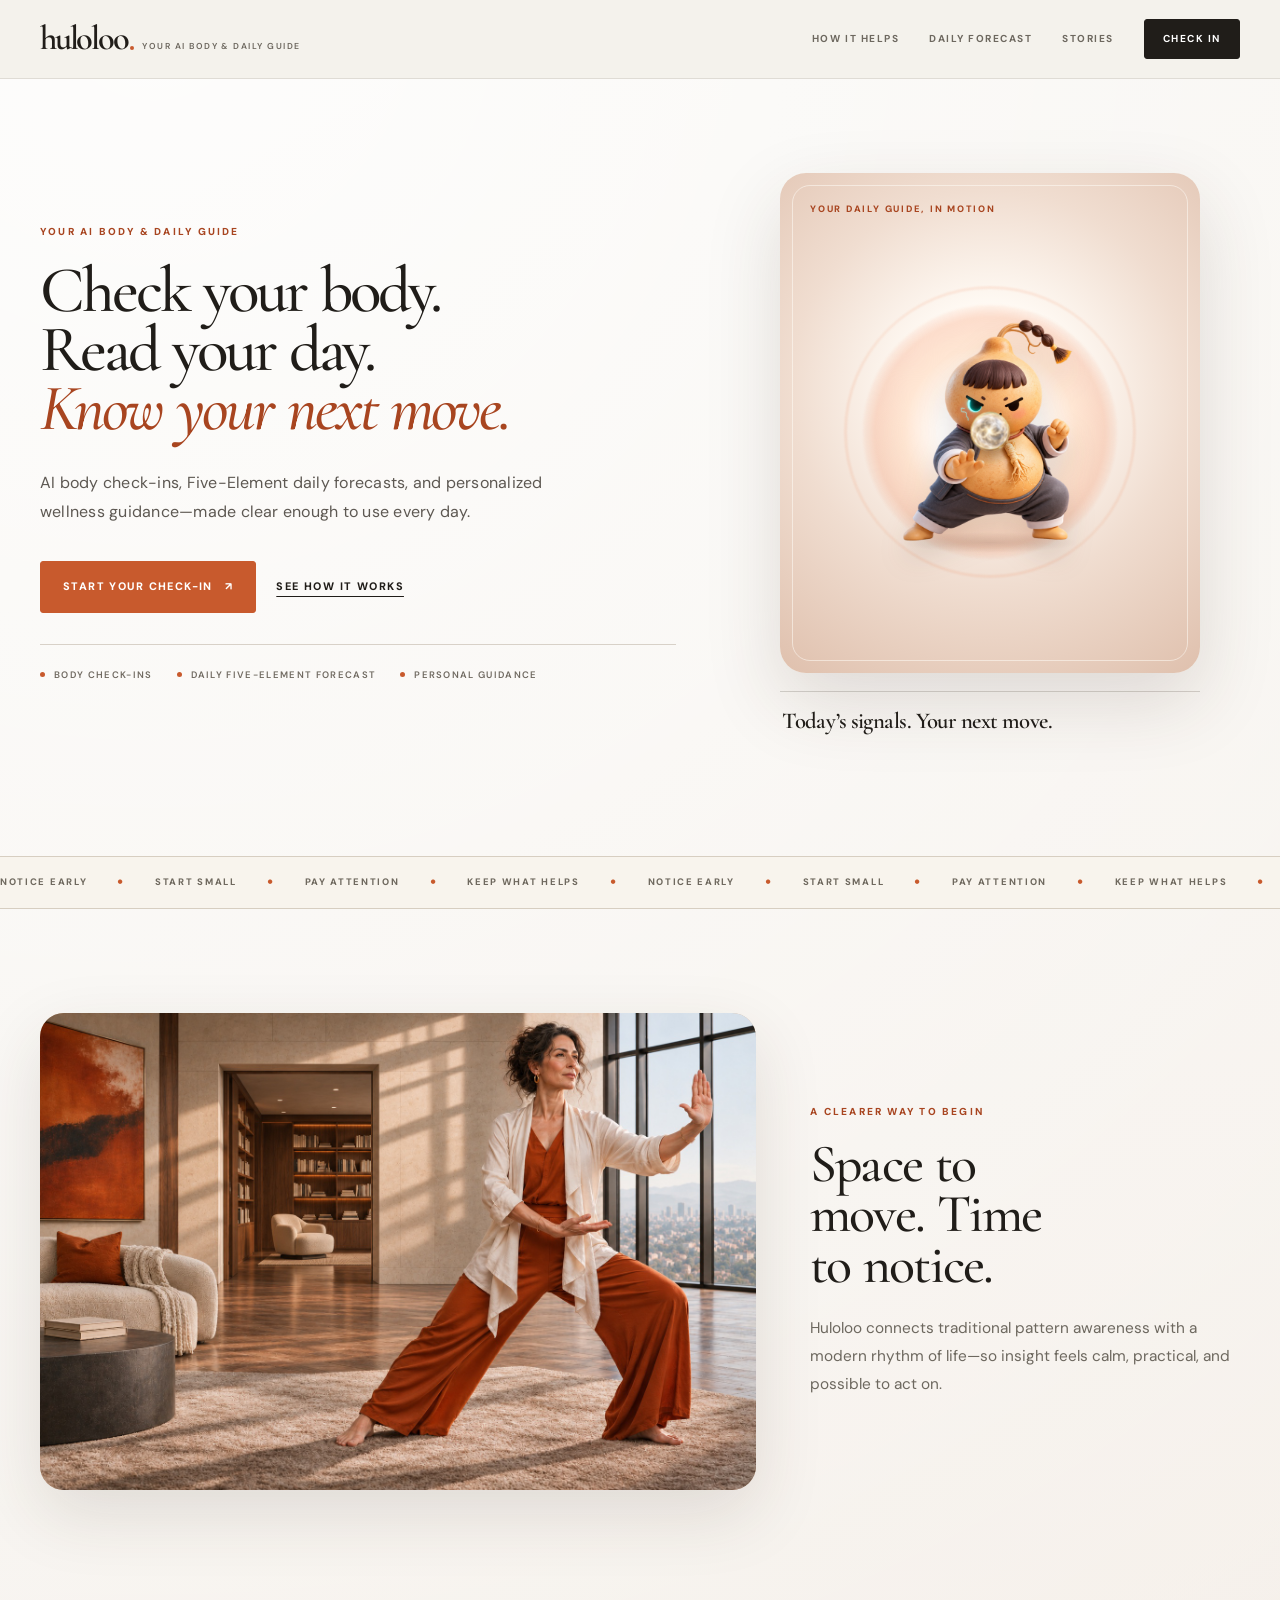
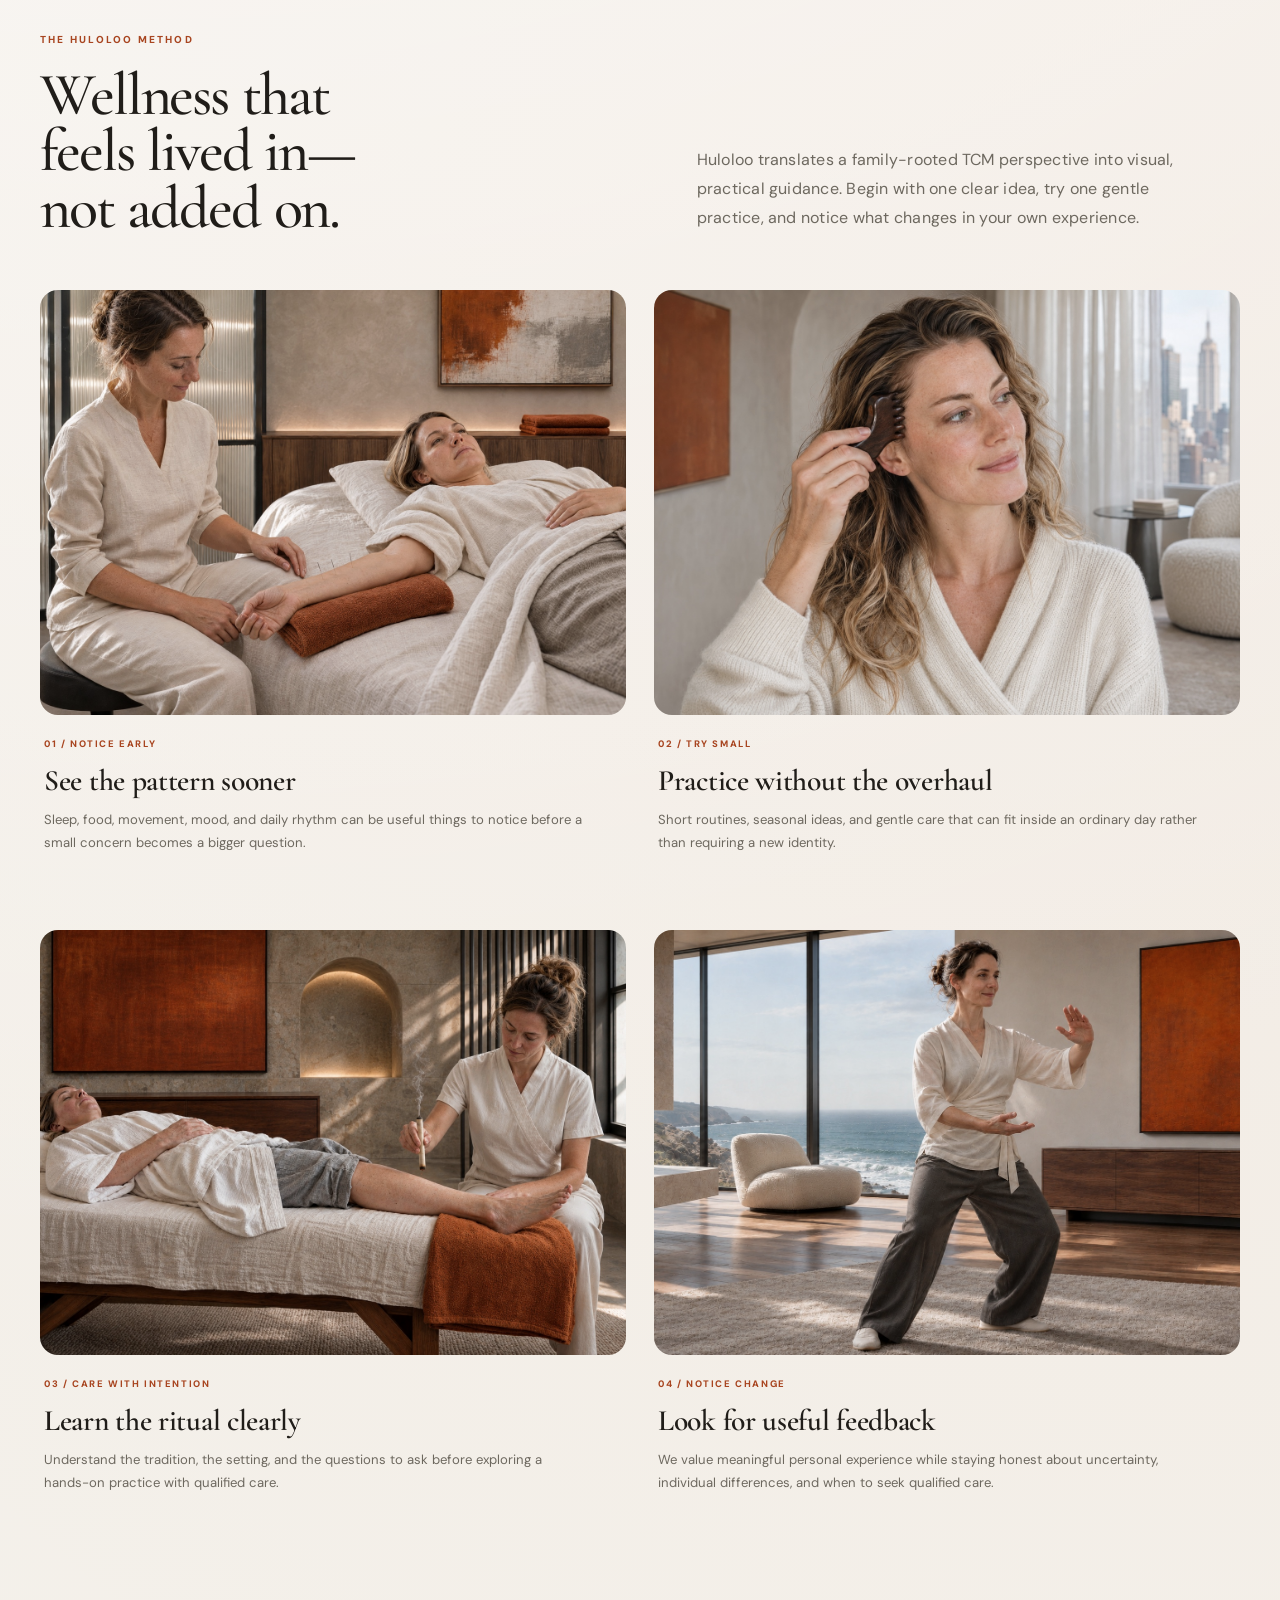
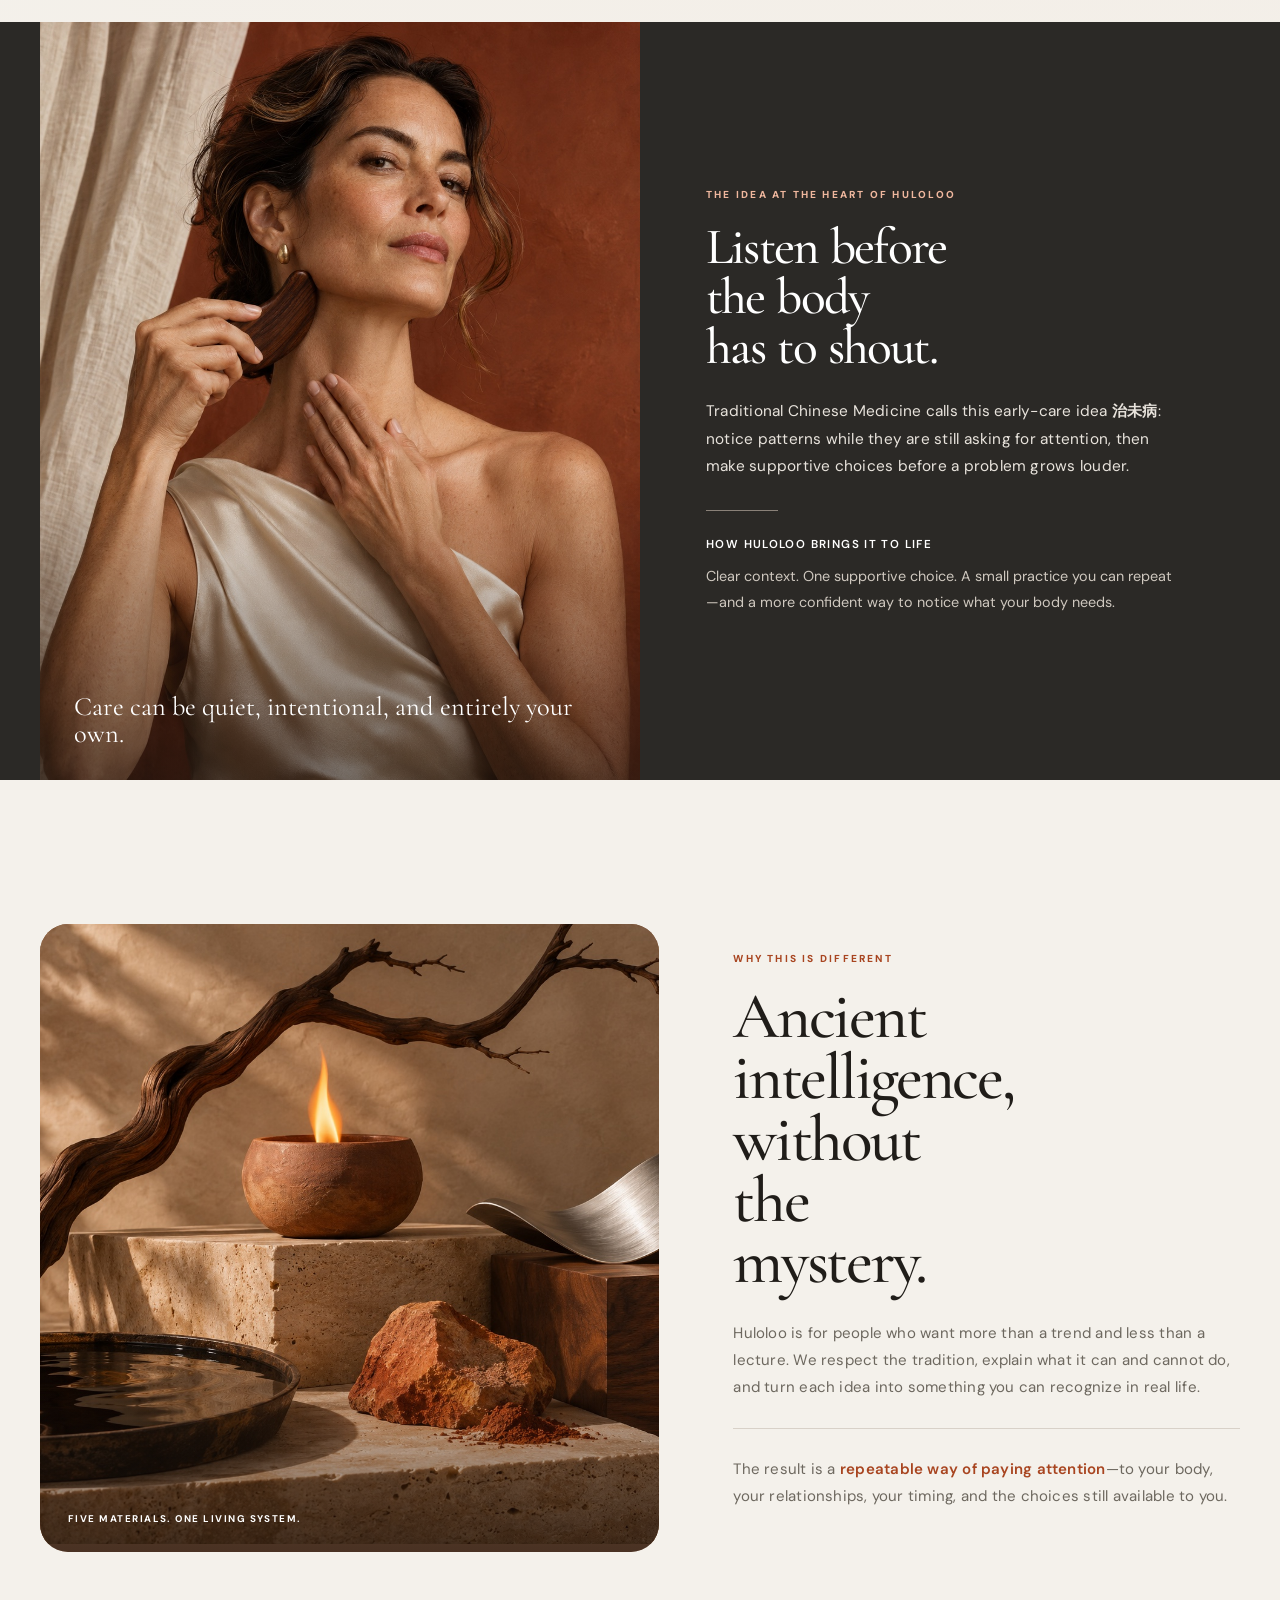
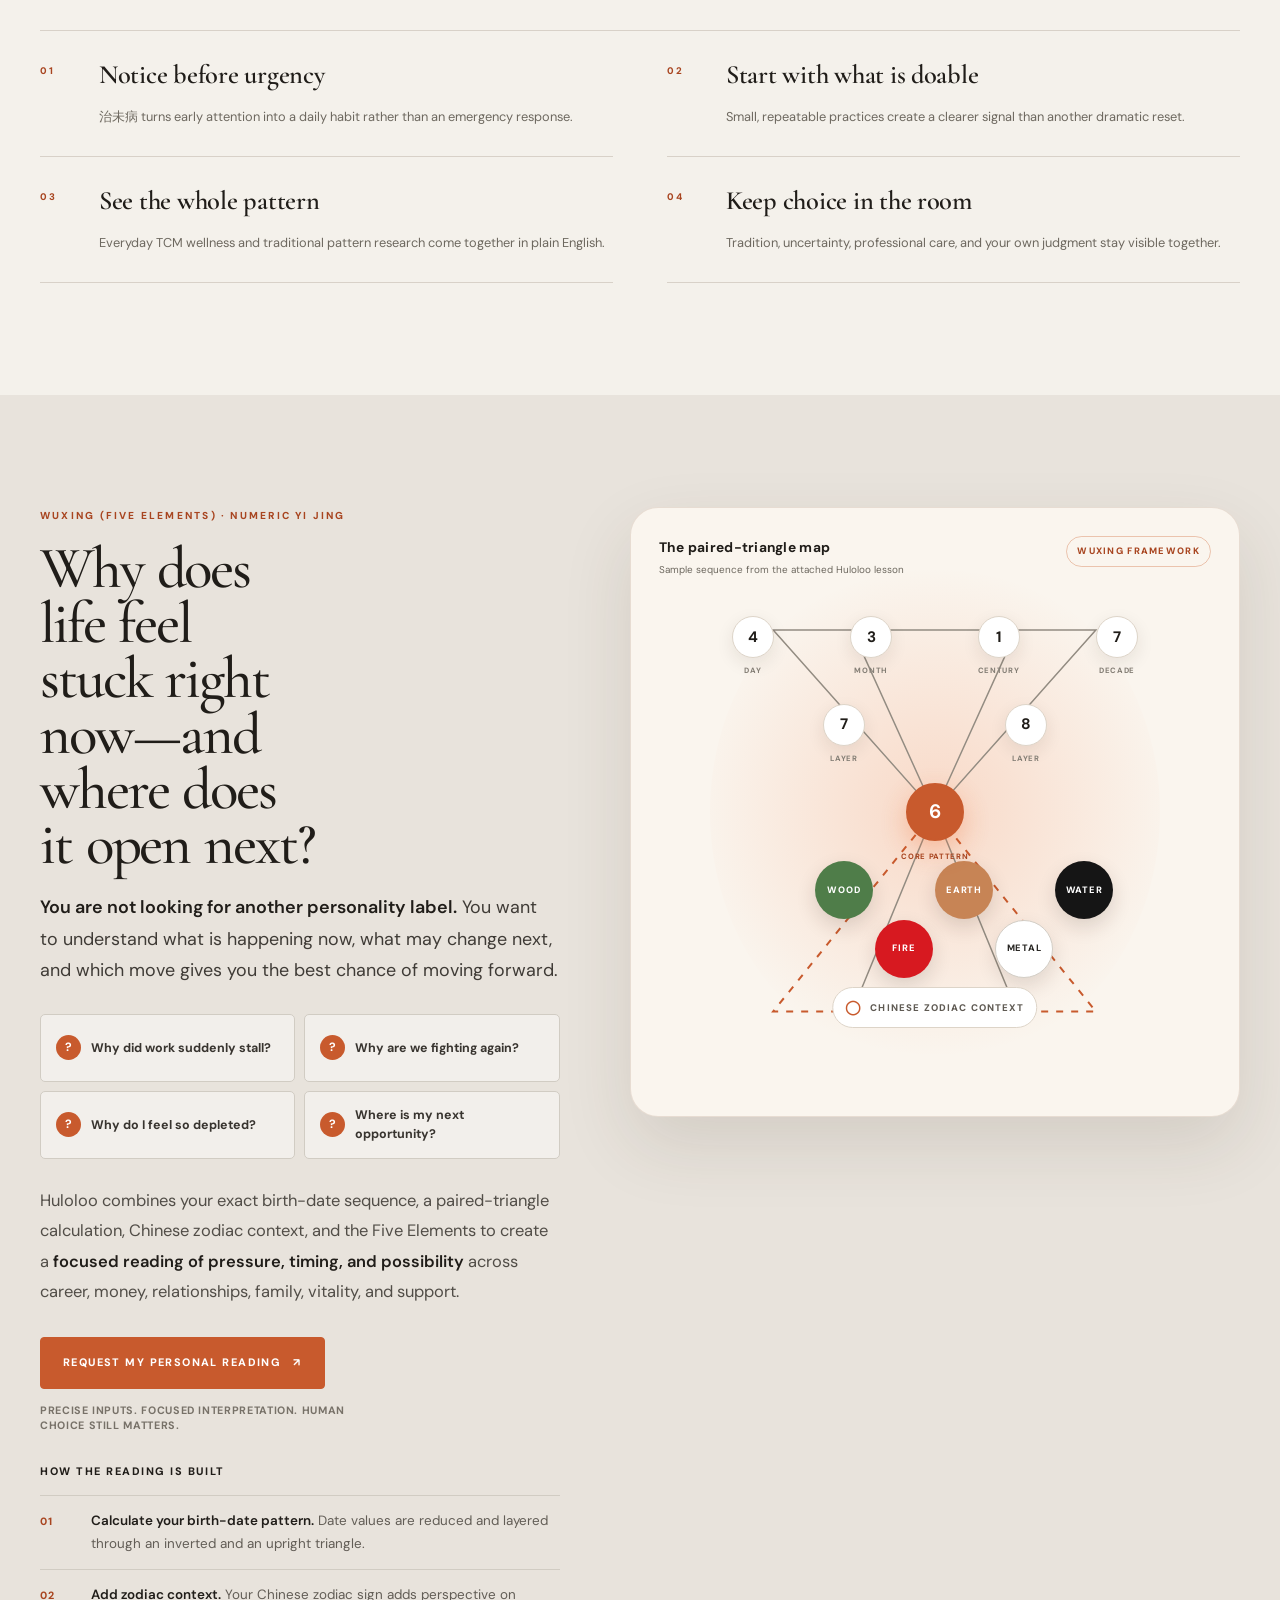
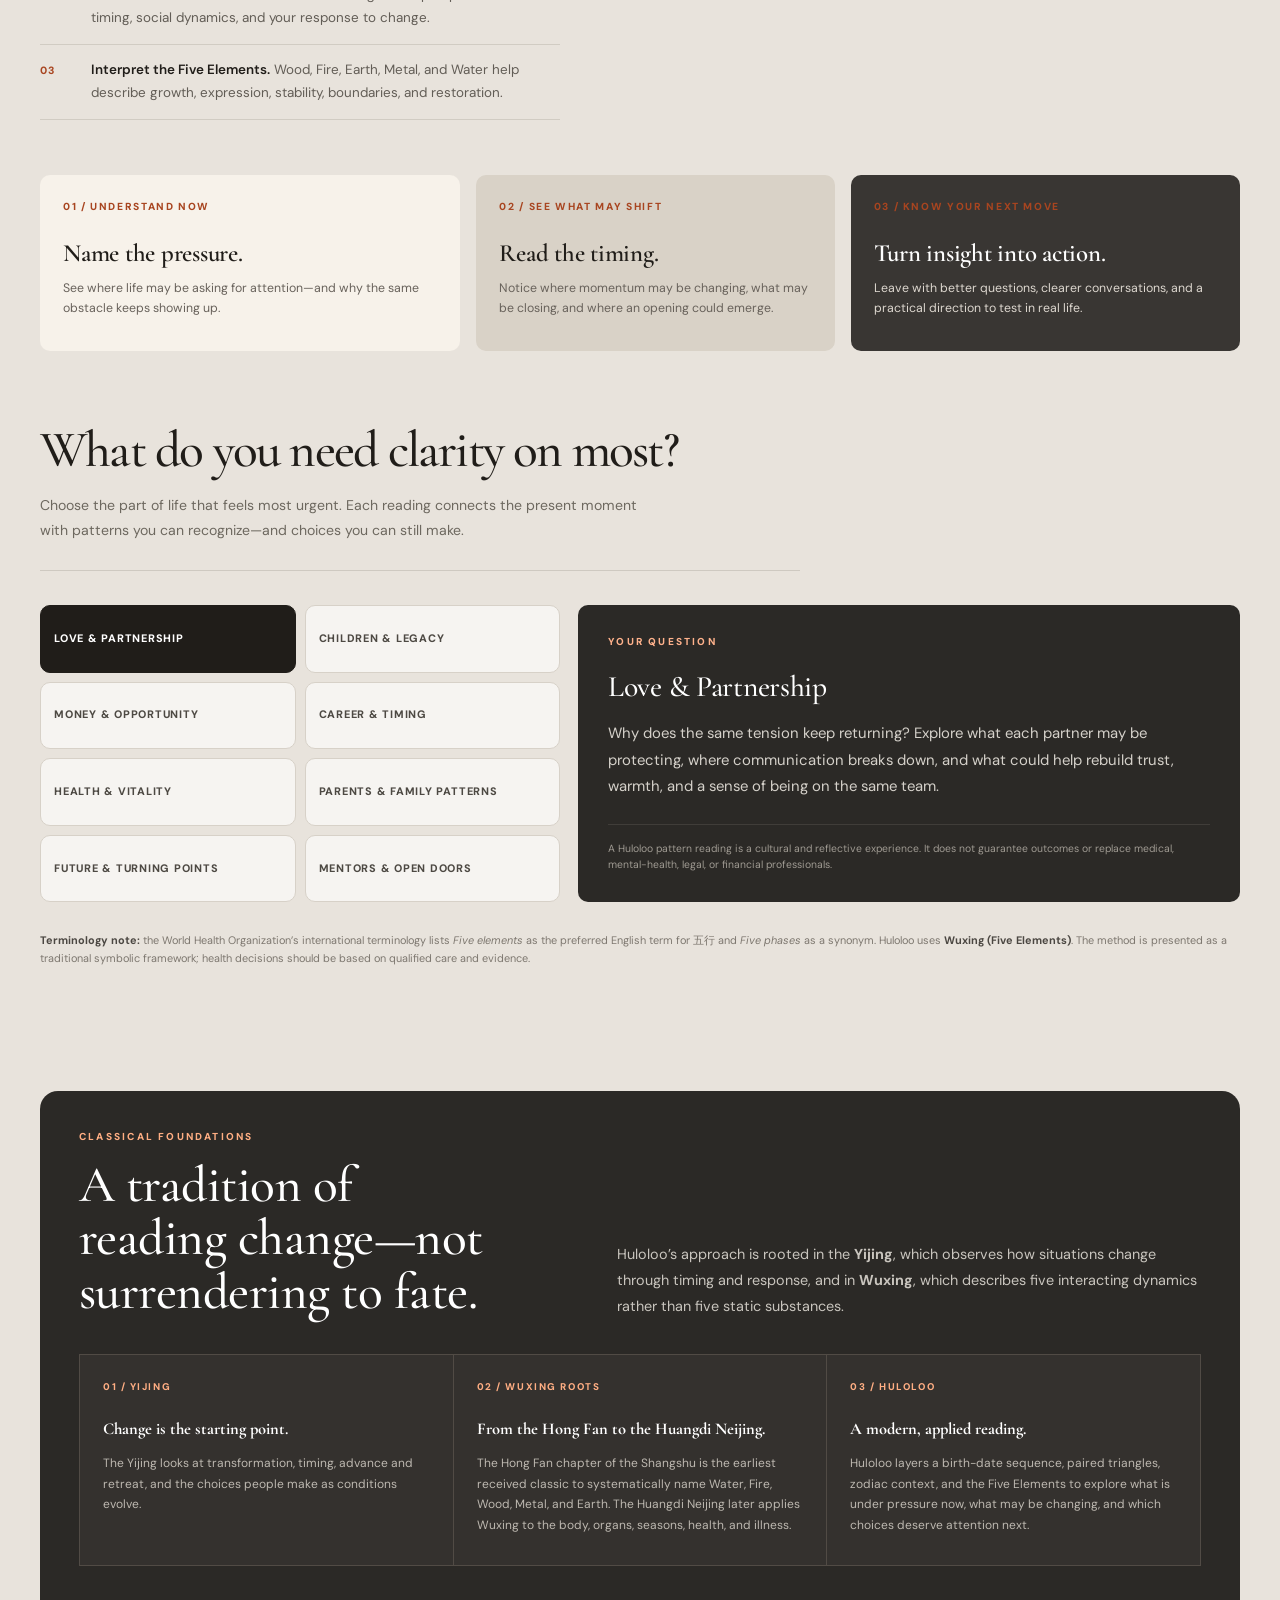
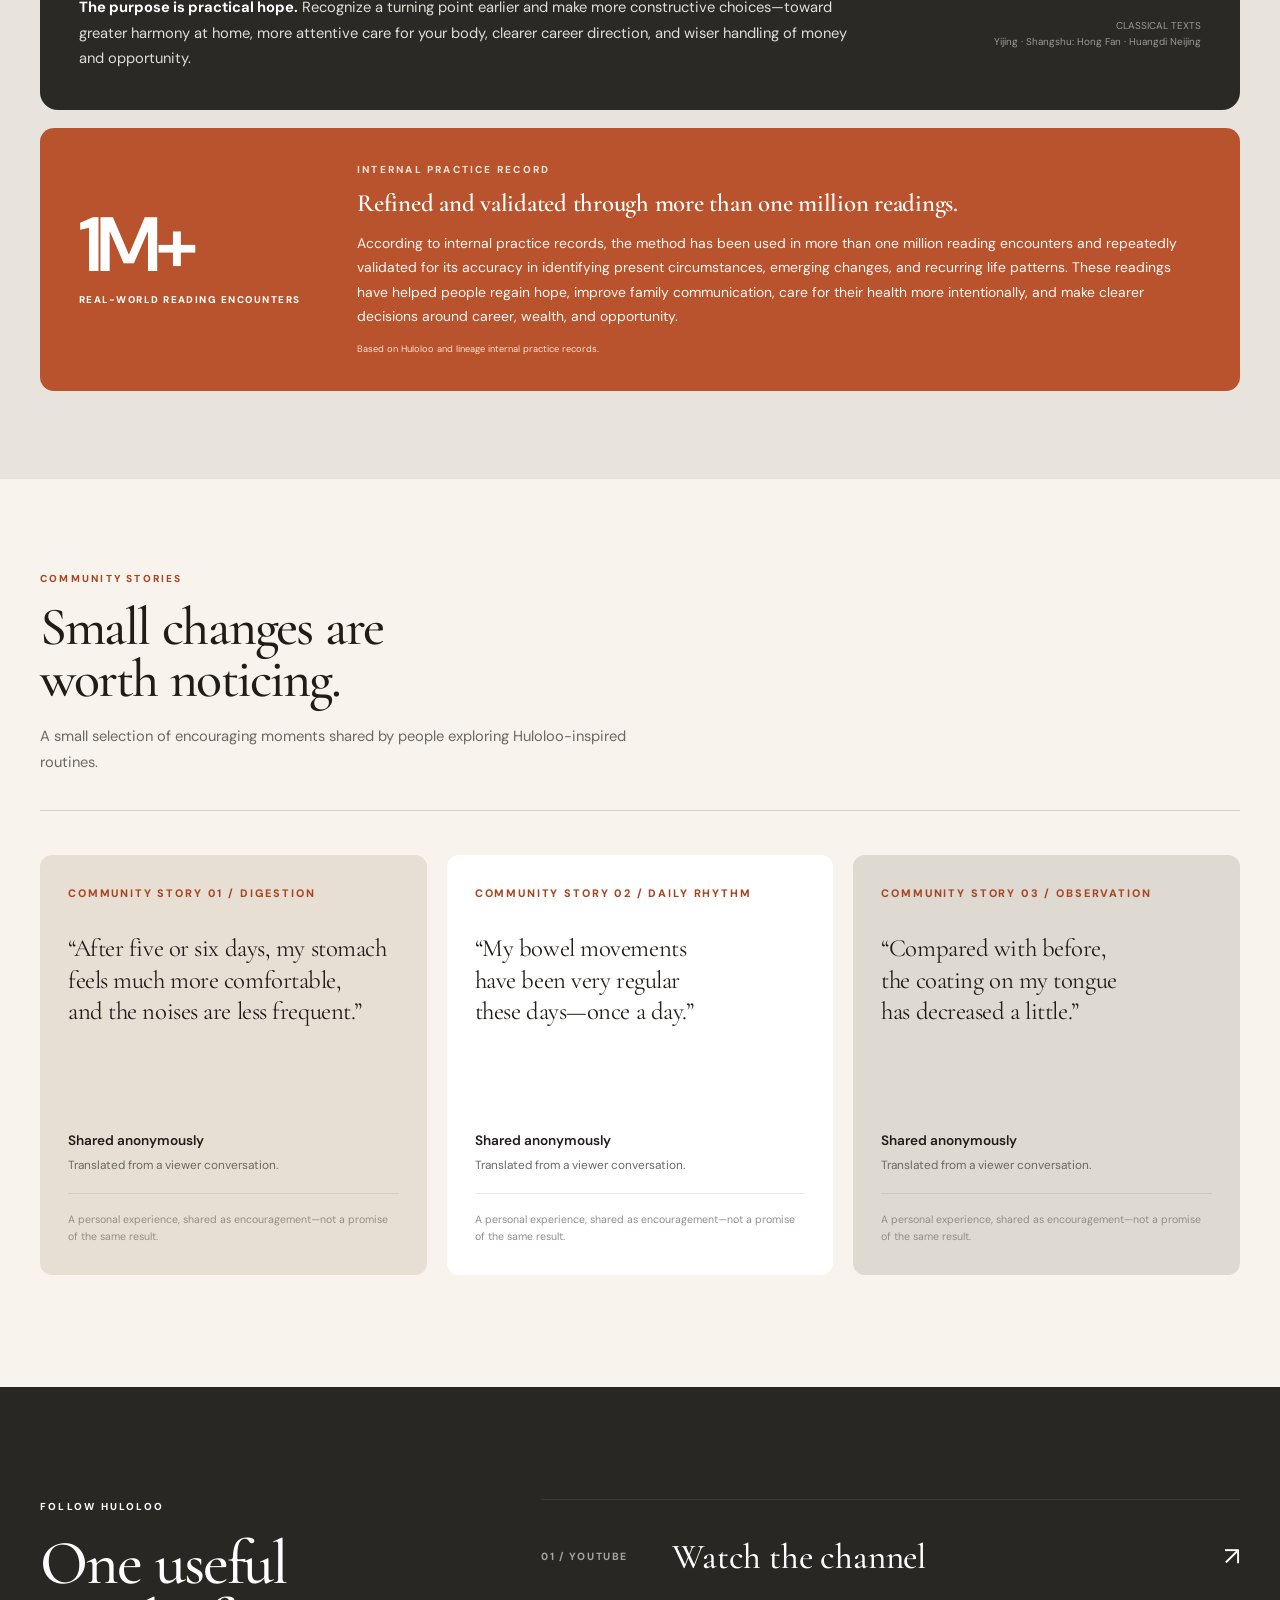
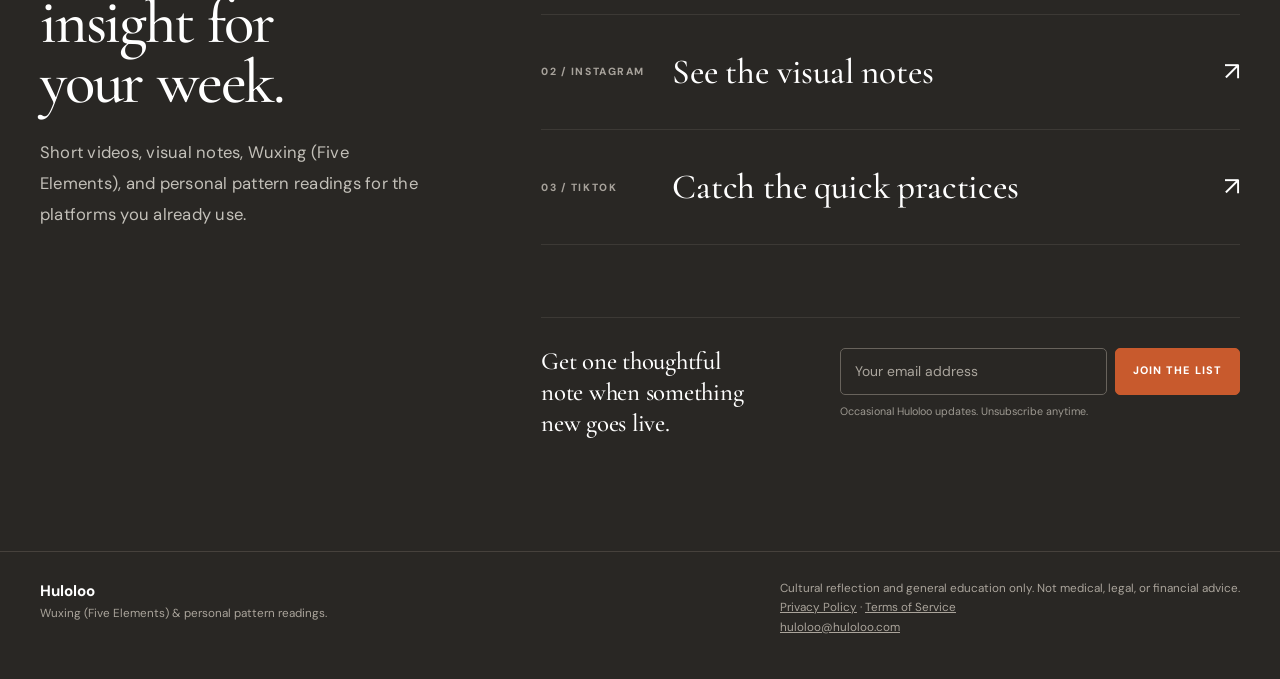
<file: index.html>
<!doctype html>
<html lang="en">
<head>
  <meta charset="utf-8">
  <meta name="viewport" content="width=device-width, initial-scale=1">
  <meta name="description" content="Huloloo is your AI body and daily guide—combining body check-ins, Five-Element daily forecasts, and personalized wellness guidance.">
  <meta name="robots" content="index,follow,max-image-preview:large">
  <link rel="canonical" href="https://en.huloloo.com/">
  <link rel="icon" type="image/png" href="assets/splash/pose-final.png">
  <link rel="preconnect" href="https://fonts.googleapis.com">
  <link rel="preconnect" href="https://fonts.gstatic.com" crossorigin>
  <link href="https://fonts.googleapis.com/css2?family=Cormorant+Garamond:ital,wght@0,500;0,600;1,500&amp;family=DM+Sans:wght@400;500;600;700&amp;display=swap" rel="stylesheet">
  <meta property="og:type" content="website">
  <meta property="og:site_name" content="Huloloo TCM">
  <meta property="og:url" content="https://en.huloloo.com/">
  <meta property="og:title" content="huloloo | Your AI Body &amp; Daily Guide">
  <meta property="og:description" content="Check your body. Read your day. Know your next move.">
  <meta property="og:image" content="https://en.huloloo.com/assets/splash/pose-final.png">
  <meta name="twitter:card" content="summary_large_image">
  <meta name="twitter:title" content="huloloo | Your AI Body &amp; Daily Guide">
  <meta name="twitter:description" content="Check your body. Read your day. Know your next move.">
  <meta name="twitter:image" content="https://en.huloloo.com/assets/splash/pose-final.png">
  <title>huloloo | Your AI Body &amp; Daily Guide</title>
  <style>
    :root{--orange:#f2692d;--orange-dark:#c65019;--orange-pale:#fff0e7;--paper:#f6f5f1;--ink:#1b1917;--muted:#6f6c66;--line:#ddd9d1;--white:#fff;--sans:"Helvetica Neue","Avenir Next",Arial,sans-serif}
    *{box-sizing:border-box}html{scroll-behavior:smooth}body{margin:0;background:var(--paper);color:var(--ink);font-family:var(--sans);font-size:16px;line-height:1.7;-webkit-font-smoothing:antialiased}a{color:inherit}.progress{position:fixed;z-index:100;top:0;left:0;width:0;height:3px;background:var(--orange);transition:width .08s linear}.wrap{width:min(1180px,calc(100% - 64px));margin:0 auto}
    header{position:sticky;top:0;z-index:50;background:rgba(246,245,241,.9);backdrop-filter:blur(18px);border-bottom:1px solid rgba(221,217,209,.82)}nav{height:82px;display:flex;align-items:center;justify-content:space-between}.brand{display:flex;align-items:baseline;gap:12px;text-decoration:none}.brand strong{font-size:1.28rem;font-weight:700;letter-spacing:.02em}.brand span{color:var(--muted);font-size:.6rem;font-weight:700;letter-spacing:.18em}.nav-links{display:flex;align-items:center;gap:26px}.nav-links a{text-decoration:none;color:var(--muted);font-size:.72rem;font-weight:700;letter-spacing:.1em;text-transform:uppercase}.nav-links a:hover{color:var(--orange-dark)}.nav-links .nav-button{padding:10px 15px;border:1px solid var(--ink);border-radius:999px;color:var(--ink)}
    h1,h2,h3,p{margin-top:0}h1{max-width:700px;margin:20px 0 26px;font-size:clamp(3.6rem,7.2vw,7.4rem);font-weight:600;line-height:1.01;letter-spacing:-.018em;word-spacing:.035em}h2{margin-bottom:20px;font-size:clamp(2.75rem,5.3vw,5.55rem);font-weight:600;line-height:1.04;letter-spacing:-.018em;word-spacing:.03em}h3{margin-bottom:9px;font-size:1.22rem;line-height:1.25;letter-spacing:.005em}.eyebrow{color:var(--orange-dark);font-size:.68rem;font-weight:800;letter-spacing:.2em;text-transform:uppercase}.lead{max-width:615px;color:#57534d;font-size:1.1rem;letter-spacing:.015em;line-height:1.85}.button{display:inline-flex;align-items:center;justify-content:center;gap:12px;min-height:48px;padding:13px 19px;border-radius:999px;border:1px solid var(--ink);background:var(--ink);color:#fff;font-size:.74rem;font-weight:800;letter-spacing:.09em;text-decoration:none;text-transform:uppercase;transition:transform .25s ease,background .25s ease}.button:hover{background:var(--orange);border-color:var(--orange);transform:translateY(-3px)}.button.secondary{background:transparent;color:var(--ink);border-color:var(--line)}.button.secondary:hover{background:#fff;border-color:var(--ink)}
    .hero{display:grid;grid-template-columns:minmax(0,.88fr) minmax(430px,1.12fr);gap:74px;align-items:center;padding:83px 0 104px;min-height:calc(100vh - 82px)}.hero-copy{padding-bottom:8px}.hero-actions{display:flex;flex-wrap:wrap;gap:12px;margin:35px 0 21px}.hero-note{color:var(--muted);font-size:.76rem;letter-spacing:.02em}.hero-visual{position:relative;min-height:560px;overflow:hidden;border-radius:24px;background:var(--white);box-shadow:0 24px 70px rgba(39,28,20,.1)}.hero-visual img{display:block;width:100%;height:100%;min-height:560px;object-fit:cover;object-position:62% center;transform:scale(1.02) translateY(var(--photo-y,0));transition:transform .2s ease-out}.hero-visual:after{content:"";position:absolute;inset:auto 0 0;height:36%;background:linear-gradient(transparent,rgba(24,17,12,.34));pointer-events:none}.hero-caption{position:absolute;z-index:2;left:24px;right:24px;bottom:23px;color:#fff}.hero-caption strong{display:block;margin-bottom:4px;font-size:1.45rem;font-weight:600;letter-spacing:-.02em}.mascot-hero{display:grid;place-items:center;background:var(--orange-pale);isolation:isolate}.mascot-hero:after{height:auto;inset:0;background:none}.hero-halo{position:absolute;z-index:0;width:390px;height:390px;border-radius:50%;background:radial-gradient(circle,rgba(242,105,45,.34),rgba(242,105,45,.06) 66%,transparent 72%);animation:mascotHalo 6s ease-in-out infinite}.hero-halo:after{content:"";position:absolute;inset:-28px;border:1px solid rgba(242,105,45,.35);border-radius:50%;animation:mascotSpin 18s linear infinite}.hero-mascot{position:relative;z-index:1;width:min(62%,380px);height:82%;min-height:0!important;object-fit:contain!important;filter:drop-shadow(0 25px 19px rgba(72,38,19,.17));animation:mascotFloat 5s ease-in-out infinite}.hero-mascot-label{position:absolute;z-index:3;left:24px;top:24px;color:var(--orange-dark);font-size:.65rem;font-weight:800;letter-spacing:.16em;text-transform:uppercase}
    .marquee{overflow:hidden;border-top:1px solid var(--line);border-bottom:1px solid var(--line);background:#fff}.marquee-track{display:inline-flex;gap:30px;align-items:center;padding:14px 0;color:var(--muted);font-size:.66rem;font-weight:800;letter-spacing:.18em;text-transform:uppercase;white-space:nowrap;animation:marquee 28s linear infinite}.marquee-track b{color:var(--orange);font-size:1rem}
    section{padding:138px 0}.section-intro{max-width:730px;margin-bottom:56px}.section-intro p{max-width:600px;color:var(--muted);font-size:1.04rem;letter-spacing:.015em;line-height:1.85}.pillars{display:grid;grid-template-columns:repeat(2,1fr);gap:18px}.pillar{position:relative;overflow:hidden;min-height:405px;border-radius:19px;background:#fff;border:1px solid var(--line);transition:transform .35s ease,box-shadow .35s ease}.pillar:hover{transform:translateY(-7px);box-shadow:0 18px 45px rgba(39,28,20,.12)}.pillar figure{height:250px;margin:0;overflow:hidden}.pillar img{width:100%;height:100%;object-fit:cover;object-position:center 28%;transition:transform .6s cubic-bezier(.22,.61,.36,1)}.pillar:hover img{transform:scale(1.06)}.pillar-body{padding:22px 22px 25px}.pillar-index{display:block;margin-bottom:13px;color:var(--orange-dark);font-size:.65rem;font-weight:800;letter-spacing:.17em}.pillar p{margin:0;color:var(--muted);font-size:.86rem;line-height:1.75}
    .mascot-ritual{display:grid;grid-template-columns:.6fr 1.4fr;gap:55px;align-items:center;margin-top:65px;padding:30px 35px;border:1px solid var(--line);border-radius:23px;background:var(--orange-pale)}.mascot-orbit{position:relative;min-height:225px;display:grid;place-items:center;overflow:hidden;border-radius:17px;background:#fff}.mascot-orbit:before{content:"";position:absolute;width:190px;height:190px;border-radius:50%;background:radial-gradient(circle,rgba(242,105,45,.35),rgba(242,105,45,.05) 65%,transparent 72%);animation:mascotHalo 6s ease-in-out infinite}.mascot-orbit:after{content:"";position:absolute;width:220px;height:220px;border:1px solid rgba(242,105,45,.45);border-radius:50%;animation:mascotSpin 16s linear infinite}.mascot-orbit img{position:relative;z-index:2;width:180px;height:210px;object-fit:contain;filter:drop-shadow(0 18px 15px rgba(72,38,19,.18));animation:mascotFloat 5s ease-in-out infinite}.mascot-copy .eyebrow{margin-bottom:12px}.mascot-copy p{max-width:600px;color:#5a554e;font-size:1rem;line-height:1.8}.mascot-copy strong{color:var(--ink);font-weight:600}
    .prevention{background:var(--orange);color:#fff}.prevention .eyebrow{color:#ffe4d5}.prevention-grid{display:grid;grid-template-columns:1.05fr .95fr;gap:90px;align-items:start}.prevention .lead{color:#fff3eb}.prevention-callout{padding:22px 0 0 26px;border-left:1px solid rgba(255,255,255,.62);color:#fff4ed;font-size:1rem;line-height:1.9}.prevention-callout strong{display:block;margin-bottom:10px;color:#fff;font-size:1.1rem;font-weight:600}.prevention-callout small{display:block;margin-top:21px;color:#ffe2d3;font-size:.7rem;line-height:1.6}
    .difference{display:grid;grid-template-columns:.88fr 1.12fr;gap:94px;align-items:start}.difference .section-intro{margin-bottom:0}.difference-lead{padding-top:5px;color:#4f4b45;font-size:1.2rem;line-height:1.9;letter-spacing:.015em}.difference-lead strong{color:var(--orange-dark);font-weight:600}.advantage-list{margin-top:57px;border-top:1px solid var(--line)}.advantage{display:grid;grid-template-columns:70px 1fr 1fr;gap:24px;padding:27px 0;border-bottom:1px solid var(--line);transition:padding .35s ease}.advantage:hover{padding-left:13px}.advantage-num{color:var(--orange-dark);font-size:.69rem;font-weight:800;letter-spacing:.17em}.advantage h3{margin:0}.advantage p{margin:0;color:var(--muted);font-size:.86rem;line-height:1.78}
    .pattern-section{overflow:clip;background:#eeeae3}.pattern-grid{display:grid;grid-template-columns:.92fr 1.08fr;gap:70px;align-items:center}.pattern-copy{max-width:570px;color:#514d47;font-size:1.03rem;line-height:1.85}.pattern-copy h2{color:var(--ink)}.pattern-copy strong{color:var(--ink);font-weight:600}.pattern-method{display:grid;gap:0;margin:34px 0 0;border-top:1px solid #d1ccc3}.pattern-step{display:grid;grid-template-columns:38px 1fr;gap:13px;padding:17px 0;border-bottom:1px solid #d1ccc3}.pattern-step span{padding-top:2px;color:var(--orange-dark);font-size:.66rem;font-weight:800;letter-spacing:.14em}.pattern-step p{margin:0;color:#625d56;font-size:.84rem;line-height:1.7}.pattern-stage{position:relative;min-height:610px;padding:28px;border:1px solid rgba(198,80,25,.18);border-radius:28px;background:#fff8f2;box-shadow:0 24px 60px rgba(39,28,20,.1);isolation:isolate}.pattern-stage:before{content:"";position:absolute;inset:8% 13%;z-index:-1;border-radius:50%;background:radial-gradient(circle,rgba(242,105,45,.2),rgba(242,105,45,.04) 58%,transparent 72%);animation:mascotHalo 7s ease-in-out infinite}.pattern-stage-head{display:flex;align-items:flex-start;justify-content:space-between;gap:18px}.pattern-stage-head strong{display:block;font-size:.86rem;letter-spacing:.02em}.pattern-stage-head small{display:block;margin-top:4px;color:var(--muted);font-size:.62rem;line-height:1.45}.pattern-badge{padding:7px 10px;border:1px solid rgba(198,80,25,.3);border-radius:999px;color:var(--orange-dark);font-size:.58rem;font-weight:800;letter-spacing:.14em;text-transform:uppercase;white-space:nowrap}.pattern-map{position:relative;width:min(100%,455px);height:480px;margin:21px auto 0}.pattern-lines{position:absolute;inset:0;width:100%;height:100%;overflow:visible}.pattern-lines path{fill:none;stroke:#938c82;stroke-width:1.5;vector-effect:non-scaling-stroke}.pattern-lines .accent-line{stroke:var(--orange);stroke-width:2;stroke-dasharray:7 8;animation:patternDash 16s linear infinite}.pattern-node{position:absolute;z-index:2;display:grid;place-items:center;width:42px;height:42px;margin:-21px;border:1px solid #ddd4c8;border-radius:50%;background:#fff;color:var(--ink);font-size:.95rem;font-weight:700;box-shadow:0 6px 18px rgba(39,28,20,.09);transition:transform .25s ease,border-color .25s ease}.pattern-node:hover{transform:scale(1.12);border-color:var(--orange)}.pattern-node small{position:absolute;top:47px;color:#847e75;font-size:.48rem;font-weight:800;letter-spacing:.09em;text-transform:uppercase;white-space:nowrap}.pattern-node.n1{left:10%;top:9%}.pattern-node.n2{left:36%;top:9%}.pattern-node.n3{left:64%;top:9%}.pattern-node.n4{left:90%;top:9%}.pattern-node.n5{left:30%;top:29%}.pattern-node.n6{left:70%;top:29%}.pattern-node.core{left:50%;top:49%;width:58px;height:58px;margin:-29px;border:2px solid var(--orange);background:var(--orange);color:#fff;font-size:1.22rem;box-shadow:0 10px 26px rgba(242,105,45,.3)}.pattern-node.core small{top:65px;color:var(--orange-dark)}.phase-orbit{position:absolute;left:50%;top:74%;width:240px;height:120px;transform:translate(-50%,-50%)}.phase{position:absolute;display:grid;place-items:center;width:58px;height:58px;border-radius:50%;color:#fff;font-size:.58rem;font-weight:800;letter-spacing:.08em;text-transform:uppercase;box-shadow:0 8px 20px rgba(39,28,20,.14);animation:phaseFloat 5.5s ease-in-out infinite}.phase.wood{left:0;top:0;background:#75675d}.phase.fire{left:25%;top:49%;background:#d95b35;animation-delay:-1.1s}.phase.earth{left:50%;top:0;background:#c78455;animation-delay:-2.2s}.phase.metal{left:75%;top:49%;background:#f7f4ee;color:#383532;border:1px solid #b8b1a8;animation-delay:-3.3s}.phase.water{left:100%;top:0;background:#292724;animation-delay:-4.4s}.zodiac-context{position:absolute;left:50%;bottom:1.5%;transform:translateX(-50%);display:flex;align-items:center;gap:8px;padding:8px 12px;border-radius:999px;background:#fff;border:1px solid #ddd4c8;color:#5f5a53;font-size:.6rem;font-weight:800;letter-spacing:.12em;text-transform:uppercase;white-space:nowrap}.zodiac-context:before{content:"◯";color:var(--orange);font-size:.88rem}.pattern-lenses{margin-top:64px}.lens-intro{display:flex;justify-content:space-between;gap:36px;align-items:end;margin-bottom:25px}.lens-intro h3{max-width:640px;margin:0;font-size:clamp(1.7rem,3vw,2.8rem);font-weight:600;line-height:1.08}.lens-intro p{max-width:380px;margin:0;color:var(--muted);font-size:.8rem;line-height:1.65}.lens-layout{display:grid;grid-template-columns:.88fr 1.12fr;gap:18px}.lens-buttons{display:grid;grid-template-columns:1fr 1fr;gap:9px}.lens-button{min-height:52px;padding:11px 13px;border:1px solid #d7d1c8;border-radius:10px;background:rgba(255,255,255,.62);color:#4d4943;font:inherit;font-size:.68rem;font-weight:800;letter-spacing:.07em;text-align:left;text-transform:uppercase;cursor:pointer;transition:background .25s ease,border-color .25s ease,transform .25s ease}.lens-button:hover,.lens-button:focus-visible{border-color:var(--orange);transform:translateY(-2px);outline:none}.lens-button[aria-selected="true"]{border-color:var(--ink);background:var(--ink);color:#fff}.lens-detail{min-height:235px;padding:29px 30px;border-radius:17px;background:var(--ink);color:#fff}.lens-detail .eyebrow{margin-bottom:18px;color:#ffb28c}.lens-detail h3{margin-bottom:14px;font-size:1.85rem;font-weight:500}.lens-detail p{max-width:610px;margin:0;color:#d5d1ca;font-size:.93rem;line-height:1.8}.lens-boundary{display:block;margin-top:24px;padding-top:16px;border-top:1px solid #403d39;color:#9f9a92;font-size:.65rem;line-height:1.55}.pattern-source-note{margin-top:30px;color:#7d776f;font-size:.68rem;line-height:1.65}.pattern-source-note strong{color:#4b4742}.pattern-source-note a{color:var(--orange-dark)}
    .pattern-grid{align-items:start}.pattern-copy h2{margin-top:15px;font-size:clamp(2.75rem,5vw,5rem)}.pattern-hook{margin-bottom:22px;color:#3f3b36;font-size:1.12rem;line-height:1.75}.pattern-questions{display:grid;grid-template-columns:1fr 1fr;gap:9px;margin:27px 0}.pattern-question{display:flex;align-items:center;min-height:68px;padding:13px 15px;border:1px solid #d1ccc3;border-radius:12px;background:rgba(255,255,255,.54);color:#38342f;font-size:.78rem;font-weight:700;line-height:1.45}.pattern-question:before{content:"?";flex:0 0 auto;display:grid;place-items:center;width:25px;height:25px;margin-right:10px;border-radius:50%;background:var(--orange);color:#fff;font-size:.75rem}.pattern-actions{display:flex;flex-wrap:wrap;align-items:center;gap:14px;margin:29px 0 5px}.pattern-proof{max-width:48ch;color:#777168;font-size:.67rem;font-weight:700;line-height:1.45;letter-spacing:.06em;text-transform:uppercase}.pattern-stage{position:sticky;top:92px;height:min(610px,calc(100vh - 226px));min-height:410px;align-self:start}.pattern-stage .pattern-map{height:clamp(300px,calc(100% - 115px),480px)}.pattern-method-title{margin:27px 0 0;color:var(--ink);font-size:.68rem;font-weight:800;letter-spacing:.14em;text-transform:uppercase}.pattern-method{margin-top:14px}.pattern-step{padding:14px 0}.classical-foundation{margin:62px 0 0;padding:38px 39px;border-radius:24px;background:var(--ink);color:#fff}.foundation-head{display:grid;grid-template-columns:.9fr 1.1fr;gap:60px;align-items:end}.foundation-head .eyebrow{margin-bottom:13px;color:#ffae83}.foundation-head h3{margin:0;font-size:clamp(2rem,4vw,3.8rem);font-weight:500;line-height:1.05}.foundation-head>p{margin:0;color:#c9c5be;font-size:.9rem;line-height:1.8}.foundation-grid{display:grid;grid-template-columns:repeat(3,1fr);gap:1px;margin-top:34px;background:#45413d;border:1px solid #45413d}.foundation-card{min-height:210px;padding:24px 23px;background:#24211e}.foundation-card span{display:block;margin-bottom:21px;color:#ffae83;font-size:.61rem;font-weight:800;letter-spacing:.16em}.foundation-card h4{margin:0 0 10px;font-size:1.03rem}.foundation-card p{margin:0;color:#bdb8b0;font-size:.75rem;line-height:1.72}.foundation-card a{color:#fff;text-underline-offset:3px}.foundation-outcome{display:grid;grid-template-columns:1fr auto;gap:34px;align-items:center;padding-top:29px}.foundation-outcome p{max-width:770px;margin:0;color:#e1ddd6;font-size:.92rem;line-height:1.75}.foundation-outcome strong{color:#fff}.foundation-sources{color:#9f9991;font-size:.62rem;line-height:1.6;text-align:right}.foundation-sources a{color:#ffae83;text-underline-offset:3px}.reading-promise{display:grid;grid-template-columns:repeat(3,1fr);gap:12px;margin:55px 0 64px}.promise-card{min-height:176px;padding:24px 23px;border:1px solid #d7d1c8;border-radius:17px;background:rgba(255,255,255,.6)}.promise-card span{display:block;margin-bottom:22px;color:var(--orange-dark);font-size:.64rem;font-weight:800;letter-spacing:.16em}.promise-card h3{font-size:1.18rem}.promise-card p{margin:0;color:#68625b;font-size:.77rem;line-height:1.65}
    .phase.metal{border:1px solid #d3cec6;background:#fff;color:var(--ink);box-shadow:0 8px 20px rgba(39,28,20,.12)}.phase.water{background:#151515;color:#fff}.foundation-section{padding:0 0 18px;background:#eeeae3}.foundation-section .classical-foundation{margin:0}.practice-proof-section{padding:0 0 138px;background:#eeeae3}.practice-proof{display:grid;grid-template-columns:230px 1fr;gap:48px;align-items:center;padding:34px 39px;border-radius:22px;background:var(--orange);color:#fff}.proof-stat strong{display:block;font-size:clamp(4rem,7vw,6.6rem);font-weight:600;line-height:.9;letter-spacing:-.04em}.proof-stat span{display:block;margin-top:12px;font-size:.61rem;font-weight:800;letter-spacing:.15em;text-transform:uppercase}.proof-copy .eyebrow{margin-bottom:9px;color:#ffe2d3}.proof-copy h3{margin-bottom:12px;font-size:1.55rem;font-weight:600}.proof-copy p{margin:0;color:#fff8f3;font-size:.87rem;line-height:1.75}.proof-copy small{display:block;margin-top:14px;color:#ffe0d0;font-size:.58rem;line-height:1.55}
    .case-section{background:#fff}.case-head{display:flex;justify-content:space-between;gap:30px;align-items:end;margin-bottom:52px}.case-head p{max-width:330px;margin:0;color:var(--muted);font-size:.85rem;line-height:1.75}.case-grid{display:grid;grid-template-columns:repeat(3,1fr);gap:18px}.case-card{padding:26px 24px 27px;border:1px solid var(--line);border-radius:17px;background:var(--paper);transition:transform .3s ease,box-shadow .3s ease}.case-card:hover{transform:translateY(-5px);box-shadow:0 14px 34px rgba(39,28,20,.1)}.case-num{color:var(--orange-dark);font-size:.68rem;font-weight:800;letter-spacing:.17em}.case-quote{margin:30px 0 32px;font-family:Georgia,serif;font-size:1.52rem;line-height:1.25;letter-spacing:-.018em}.case-source{color:var(--muted);font-size:.74rem;line-height:1.6}.case-source strong{display:block;margin-bottom:5px;color:var(--ink);font-size:.85rem;font-weight:600}.case-note{margin-top:18px;color:#928d85;font-size:.66rem;line-height:1.55}
    .story-strip{display:grid;grid-template-columns:1.1fr .9fr;gap:70px;align-items:center}.story-photo{position:relative;overflow:hidden;height:420px;border-radius:21px}.story-photo img{width:100%;height:100%;object-fit:cover;object-position:center}.story-photo:after{content:"";position:absolute;inset:0;background:linear-gradient(135deg,transparent 50%,rgba(242,105,45,.22))}.story-copy{max-width:570px}.story-copy p{color:#55514a;font-size:1.08rem;line-height:1.85}.story-copy strong{font-weight:600;color:var(--ink)}
    .social{background:var(--ink);color:#fff}.social .eyebrow{color:var(--orange-bright)}.social .section-intro p{color:#c3c0b9}.channels{border-top:1px solid #3c3935}.channel{display:grid;grid-template-columns:105px 1fr auto;gap:26px;align-items:center;padding:28px 0;border-bottom:1px solid #3c3935;text-decoration:none;transition:padding .35s ease,color .35s ease}.channel:hover{padding-left:13px;color:var(--orange-bright)}.channel small{color:#a7a29b;font-size:.65rem;font-weight:800;letter-spacing:.15em;text-transform:uppercase}.channel strong{font-size:2rem;font-weight:500;letter-spacing:-.005em}.channel span{font-size:1.6rem}.email{display:flex;align-items:center;justify-content:space-between;gap:35px;margin-top:85px;padding-top:28px;border-top:1px solid #3c3935}.email h3{margin:0;max-width:400px;font-size:1.5rem;font-weight:500}.email form{display:flex;gap:8px;min-width:min(480px,100%)}input{width:100%;height:47px;padding:0 14px;border:1px solid #68635c;border-radius:5px;background:transparent;color:#fff;font:inherit;font-size:.87rem}input::placeholder{color:#aaa59d}input:focus{outline:2px solid rgba(255,157,107,.35);border-color:var(--orange-bright)}.submit{height:47px;padding:0 17px;border:1px solid var(--orange);border-radius:5px;background:var(--orange);color:#fff;font:inherit;font-size:.68rem;font-weight:800;letter-spacing:.1em;text-transform:uppercase;white-space:nowrap;cursor:pointer}.submit:hover{background:var(--orange-dark);border-color:var(--orange-dark)}.consent{margin:8px 0 0;color:#9d9991;font-size:.67rem;line-height:1.5}.status{display:block;min-height:19px;color:var(--orange-bright)}
    footer{padding:27px 0 42px;border-top:1px solid var(--line);color:var(--muted);font-size:.73rem}.footer-row{display:flex;justify-content:space-between;gap:25px}.footer-row strong{color:var(--ink);font-size:.95rem}
    .reveal{opacity:0;transform:translateY(25px);transition:opacity .85s ease,transform .85s cubic-bezier(.22,.61,.36,1)}.reveal.visible{opacity:1;transform:none}@keyframes marquee{from{transform:translateX(0)}to{transform:translateX(-50%)}}@keyframes mascotHalo{0%,100%{opacity:.55;transform:scale(.9)}50%{opacity:1;transform:scale(1.08)}}@keyframes mascotSpin{to{transform:rotate(360deg)}}@keyframes mascotFloat{0%,100%{transform:translateY(0)}50%{transform:translateY(-9px)}}@keyframes patternDash{to{stroke-dashoffset:-120}}@keyframes phaseFloat{0%,100%{transform:translate(-50%,0)}50%{transform:translate(-50%,-7px)}}
    @media(max-width:940px){.wrap{width:calc(100% - 46px)}.hero{grid-template-columns:1fr;gap:48px;padding:70px 0 90px}.hero-visual{min-height:470px}.hero-visual img{min-height:470px}.hero-mascot{min-height:0!important}.pillars,.difference,.prevention-grid,.pattern-grid,.story-strip,.mascot-ritual,.lens-layout{grid-template-columns:1fr;gap:45px}.difference .section-intro{margin-bottom:0}.pattern-copy{max-width:720px}.pattern-stage{position:relative;top:auto;height:auto;min-height:610px;max-width:650px;width:100%;margin:0 auto}.pattern-stage .pattern-map{height:480px}.foundation-head{grid-template-columns:1fr;gap:18px}.foundation-grid{grid-template-columns:1fr}.foundation-card{min-height:0}.foundation-outcome{grid-template-columns:1fr}.foundation-sources{text-align:left}.lens-intro{display:block}.lens-intro p{margin-top:17px}.case-head{display:block}.case-head p{margin-top:20px}.case-grid{grid-template-columns:1fr}.email{display:block}.email form{margin-top:24px}.signal-inner{grid-template-columns:1fr}.channel{grid-template-columns:85px 1fr auto}}
    @media(min-width:941px) and (max-height:780px){.pattern-stage .pattern-node.core small{top:52px}.pattern-stage .phase-orbit{top:85%}.pattern-stage .phase.fire,.pattern-stage .phase.metal{top:22%}}
    @media(max-width:620px){.wrap{width:calc(100% - 32px)}nav{height:72px}.brand span{display:none}.nav-links a:not(.nav-button){display:none}.hero{padding-top:53px}.hero h1{font-size:clamp(3.25rem,16.5vw,5.35rem);letter-spacing:-.012em}.lead{font-size:1rem}.hero-visual{min-height:390px;border-radius:17px}.hero-visual img{min-height:390px}.mascot-hero{min-height:390px}.hero-mascot{width:70%;height:82%}.hero-halo{width:275px;height:275px}.hero-mascot-label{left:15px;top:15px;font-size:.57rem}.hero-caption{left:16px;right:16px;bottom:17px}.hero-caption strong{font-size:1.18rem}.marquee-track{font-size:.58rem;letter-spacing:.13em}.pillar figure{height:210px}section{padding:96px 0}.section-intro{margin-bottom:41px}.section-intro p{font-size:.97rem}.difference-lead{font-size:1.08rem}.advantage{grid-template-columns:46px 1fr;gap:15px}.advantage p{grid-column:2;font-size:.82rem}.advantage h3{font-size:1.08rem}.prevention-callout{padding:20px 0 0;border-left:0;border-top:1px solid rgba(255,255,255,.6)}.pattern-stage{min-height:520px;padding:19px 13px;border-radius:19px}.pattern-map{height:420px}.pattern-stage-head{padding:0 4px}.pattern-node{width:36px;height:36px;margin:-18px}.pattern-node small{top:41px;font-size:.43rem}.pattern-node.core{width:50px;height:50px;margin:-25px}.pattern-node.core small{top:57px}.phase-orbit{width:195px;height:105px}.phase{width:48px;height:48px;font-size:.48rem}.lens-buttons{grid-template-columns:1fr}.lens-detail{min-height:0;padding:24px 21px}.lens-detail h3{font-size:1.55rem}.case-card{padding:22px 19px}.case-quote{margin:25px 0;font-size:1.45rem}.story-photo{height:330px}.channel{grid-template-columns:66px 1fr auto;gap:13px;padding:23px 0}.channel strong{font-size:1.4rem}.channel span{font-size:1.3rem}.email h3{font-size:1.3rem}.email form{display:block;min-width:0}.submit{width:100%;margin-top:8px}.footer-row{display:block}.footer-row>div+div{margin-top:13px}}
    @media(prefers-reduced-motion:reduce){html{scroll-behavior:auto}.marquee-track,.mascot-orbit:before,.mascot-orbit:after,.mascot-orbit img,.pattern-stage:before,.pattern-lines .accent-line,.phase{animation:none}.reveal{opacity:1;transform:none;transition:none}.pillar img,.pillar,.channel,.pattern-node,.lens-button{transition:none}}
    /* Final mascot treatment: smaller character, clear feet, and one restrained halo animation. */
    .mascot-hero{display:grid;grid-template-rows:1fr auto;place-items:stretch;min-height:560px;padding:44px 22px 20px;overflow:hidden}
    .hero-mascot-stage{position:relative;display:grid;place-items:center;min-height:0;overflow:visible}
    .hero-halo{position:absolute;width:min(66%,360px);aspect-ratio:1;height:auto;border-radius:50%;background:radial-gradient(circle,rgba(255,255,255,.92) 0 26%,rgba(255,209,176,.48) 48%,rgba(242,105,45,.2) 64%,transparent 73%);filter:blur(1px);animation:mascotHalo 6s ease-in-out infinite}
    .hero-halo:after{content:"";position:absolute;inset:-18px;border:1px solid rgba(242,105,45,.3);border-radius:50%;animation:none}
    .hero-energy{position:relative;z-index:1;width:min(68%,380px);aspect-ratio:1;animation:mascotFloat 5.5s ease-in-out infinite}
    .hero-energy:after{content:"";position:absolute;z-index:0;left:17%;right:17%;bottom:5%;height:8%;border-radius:50%;background:radial-gradient(ellipse,rgba(72,38,19,.16),transparent 70%)}
    .hero-energy img{display:block;height:auto;min-height:0!important;object-fit:contain!important}
    .mascot-hero .hero-mascot{position:absolute;z-index:2;left:50%;bottom:5%;width:84%;height:auto;max-height:none;min-height:0!important;object-fit:contain!important;filter:drop-shadow(0 16px 14px rgba(72,38,19,.15));animation:none;transform:translateX(-50%)!important}
    .mascot-hero .hero-orb{position:absolute;z-index:3;left:50%;top:50%;width:17%;height:auto;margin:-8.5% 0 0 -8.5%;min-height:0!important;filter:drop-shadow(0 7px 8px rgba(72,38,19,.15));animation:heroOrbOrbit 12s linear infinite;will-change:transform}
    .hero-orb--earth{animation-delay:0s!important}.hero-orb--wood{animation-delay:-2.4s!important}.hero-orb--fire{animation-delay:-4.8s!important}.hero-orb--water{animation-delay:-7.2s!important}.hero-orb--metal{animation-delay:-9.6s!important}
    @keyframes heroOrbOrbit{from{transform:rotate(0deg) translateX(225%) rotate(0deg)}to{transform:rotate(360deg) translateX(225%) rotate(-360deg)}}
    .mascot-hero .hero-caption{position:relative;z-index:3;left:auto;right:auto;bottom:auto;width:100%;margin:8px 0 0;padding:12px 14px;border-left:3px solid var(--orange);border-radius:4px;background:rgba(255,255,255,.94);color:var(--ink);box-shadow:0 8px 22px rgba(39,28,20,.08)}
    .mascot-hero .hero-caption strong{margin:0;font-size:1.05rem;color:var(--ink)}
    @media(max-width:940px){.mascot-hero{min-height:470px}}
    @media(max-width:620px){.mascot-hero{min-height:390px;padding:38px 16px 16px}.hero-energy{width:min(69%,270px)}.hero-halo{width:min(66%,245px)}.mascot-hero .hero-caption{padding:10px 12px}.mascot-hero .hero-caption strong{font-size:1rem}.pattern-copy h2{font-size:clamp(2.65rem,13vw,4rem)}.pattern-hook{font-size:1rem}.pattern-questions,.reading-promise{grid-template-columns:1fr}.pattern-question{min-height:58px}.classical-foundation{margin-top:42px;padding:28px 21px;border-radius:19px}.foundation-section{padding-bottom:12px}.foundation-section .classical-foundation{margin:0}.foundation-head h3{font-size:2.1rem}.foundation-card{padding:21px 18px}.practice-proof-section{padding-bottom:96px}.practice-proof{grid-template-columns:1fr;gap:25px;padding:28px 22px;border-radius:19px}.proof-stat strong{font-size:4.8rem}.reading-promise{gap:10px;margin:38px 0 50px}.promise-card{min-height:0}.pattern-actions .button{width:100%}}
    @media(prefers-reduced-motion:reduce){.mascot-hero .hero-orb{animation:none}.hero-orb--earth{transform:translate(-195%,-145%)!important}.hero-orb--wood{transform:translate(70%,-210%)!important}.hero-orb--fire{transform:translate(190%,-10%)!important}.hero-orb--water{transform:translate(-10%,190%)!important}.hero-orb--metal{transform:translate(-215%,20%)!important}}

    /* 2026 editorial redesign: image-led, confident, and intentionally restrained. */
    :root{--orange:#c85a2d;--orange-dark:#a84520;--orange-pale:#f2d9cb;--paper:#f4f1eb;--ink:#201d19;--muted:#6d685f;--line:#d8d1c8;--charcoal:#2b2926;--graphite:#5d5852;--soft-gray:#ded9d1;--white:#fffdf8;--sans:"DM Sans","Helvetica Neue",Arial,sans-serif;--serif:"Cormorant Garamond",Georgia,serif}
    body{background:var(--paper);font-family:var(--sans);font-size:16px;line-height:1.65;background-image:radial-gradient(circle at 12% 0,rgba(255,255,255,.85),transparent 28%),radial-gradient(circle at 95% 18%,rgba(200,90,45,.045),transparent 24%)}section[id]{scroll-margin-top:88px}
    .wrap{width:min(1280px,calc(100% - 80px))}
    header{background:rgba(242,238,230,.88);border-bottom:1px solid rgba(88,77,65,.13)}
    nav{height:76px}.brand strong{font-family:var(--serif);font-size:1.65rem;font-weight:600;letter-spacing:-.02em}.brand span{font-size:.56rem}.nav-links{gap:30px}.nav-links a{font-size:.65rem;letter-spacing:.14em}.nav-links .nav-button{padding:11px 17px;border-color:rgba(32,29,25,.7)}
    h1,h2{font-family:var(--serif);font-weight:500;letter-spacing:-.035em;text-wrap:balance}h1{font-size:clamp(4.1rem,6.3vw,7rem);line-height:.91}h2{font-size:clamp(3.25rem,5.1vw,5.3rem);line-height:.94}h3{font-weight:600;letter-spacing:-.01em}.eyebrow{font-size:.63rem;letter-spacing:.22em}.lead{font-size:1.04rem;line-height:1.78}
    .button{min-height:52px;padding:14px 22px;border-radius:4px;background:var(--orange);border-color:var(--orange);font-size:.68rem;letter-spacing:.13em}.button:hover{background:var(--orange-dark);border-color:var(--orange-dark);transform:translateY(-2px)}.button.secondary{background:transparent;border-color:#a9a093;color:var(--ink)}.button.secondary:hover{background:rgba(255,255,255,.62);border-color:var(--ink)}
    section{padding:124px 0}

    .hero-editorial{grid-template-columns:minmax(0,.9fr) minmax(520px,1.1fr);gap:54px;align-items:center;min-height:auto;padding:64px 0 96px}.hero-editorial .hero-copy{padding:18px 0}.hero-editorial h1{max-width:10.5ch;margin:22px 0 29px}.hero-editorial .lead{max-width:590px;color:#5a554d}.hero-editorial .hero-actions{margin:34px 0 31px}.hero-signals{display:flex;flex-wrap:wrap;gap:10px 24px;padding-top:23px;border-top:1px solid var(--line);color:#706a61;font-size:.62rem;font-weight:700;letter-spacing:.12em;text-transform:uppercase}.hero-signals span:before{content:"";display:inline-block;width:5px;height:5px;margin:0 9px 1px 0;border-radius:50%;background:var(--orange)}
    .hero-editorial-visual{position:relative;min-height:680px;border-radius:30px;background:#d9b79d;box-shadow:0 28px 80px rgba(62,43,28,.17)}.hero-editorial-visual:after{height:48%;background:linear-gradient(transparent,rgba(34,23,16,.52))}.hero-editorial-visual .editorial-hero-photo{width:100%;height:680px;min-height:0;object-fit:cover;object-position:84% center;transform:none}.editorial-hero-caption{position:absolute;z-index:3;left:31px;bottom:31px;color:#fff}.editorial-hero-caption span{display:block;margin-bottom:8px;font-size:.58rem;font-weight:700;letter-spacing:.18em;text-transform:uppercase}.editorial-hero-caption strong{display:block;max-width:260px;font-family:var(--serif);font-size:2.05rem;font-weight:500;line-height:1}
    .hero-guide-card{position:absolute;z-index:5;left:-24px;top:28px;display:grid;grid-template-columns:92px 145px;gap:14px;align-items:center;padding:12px 16px 12px 10px;border:1px solid rgba(255,255,255,.7);border-radius:16px;background:rgba(255,253,248,.9);box-shadow:0 18px 50px rgba(42,27,18,.18);backdrop-filter:blur(16px)}.hero-guide-card small{display:block;margin-bottom:4px;color:var(--orange-dark);font-size:.55rem;font-weight:800;letter-spacing:.14em;text-transform:uppercase}.hero-guide-card>div>strong{display:block;font-family:var(--serif);font-size:1.13rem;font-weight:600;line-height:1.05}.hero-guide-orbit{position:relative;width:92px;height:92px}.hero-editorial-visual .hero-guide-mascot{position:absolute;z-index:2;left:19px;bottom:4px;width:58px;height:auto;min-height:0!important;object-fit:contain;transform:none;filter:drop-shadow(0 8px 8px rgba(68,36,20,.2))}.hero-editorial-visual .guide-orb{position:absolute;z-index:3;left:50%;top:50%;width:17px;height:17px;min-height:0!important;margin:-8.5px;object-fit:contain;transform:none;animation:guideOrbit 11s linear infinite}.guide-orb-earth{animation-delay:0s!important}.guide-orb-wood{animation-delay:-2.2s!important}.guide-orb-fire{animation-delay:-4.4s!important}.guide-orb-water{animation-delay:-6.6s!important}.guide-orb-metal{animation-delay:-8.8s!important}@keyframes guideOrbit{from{transform:rotate(0) translateX(36px) rotate(0)}to{transform:rotate(360deg) translateX(36px) rotate(-360deg)}}

    .marquee{background:#f8f4ed;border-color:#d7cec1}.marquee-track{padding:12px 0;font-size:.59rem;color:#6f695f}
    .editorial-intro{display:grid;grid-template-columns:1.16fr .84fr;gap:85px;align-items:end;max-width:none;margin-bottom:68px}.editorial-intro h2{max-width:14ch;margin:18px 0 0}.editorial-intro>p{max-width:455px;margin:0 0 4px;font-size:1rem;line-height:1.82}
    .pillars{display:grid;grid-template-columns:repeat(12,1fr);gap:24px 26px;align-items:start}.pillar{min-height:0;border:0;border-radius:0;background:transparent;overflow:visible}.pillar:hover{transform:none;box-shadow:none}.pillar:nth-child(1),.pillar:nth-child(4){grid-column:span 7}.pillar:nth-child(2),.pillar:nth-child(3){grid-column:span 5}.pillar:nth-child(2){padding-top:74px}.pillar:nth-child(4){padding-top:30px}.pillar figure{height:auto;aspect-ratio:1.48/1;border-radius:22px}.pillar:nth-child(2) figure,.pillar:nth-child(3) figure{aspect-ratio:1.05/1}.pillar img{object-position:center;filter:saturate(.82) contrast(1.02)}.pillar-body{padding:22px 4px 16px}.pillar-index{margin-bottom:11px;font-size:.59rem}.pillar h3{font-family:var(--serif);font-size:2rem;font-weight:600}.pillar p{max-width:540px;font-size:.82rem;line-height:1.7}

    .prevention{padding:0;background:var(--charcoal);color:#fff}.prevention-shell{display:grid;grid-template-columns:.94fr 1.06fr;gap:0;width:min(1440px,100%)}.prevention-photo{position:relative;min-height:720px;margin:0;overflow:hidden}.prevention-photo:after{content:"";position:absolute;inset:auto 0 0;height:40%;background:linear-gradient(transparent,rgba(27,20,16,.56))}.prevention-photo img{width:100%;height:100%;min-height:720px;object-fit:cover;object-position:center top}.prevention-photo figcaption{position:absolute;z-index:2;left:34px;right:34px;bottom:31px;font-family:var(--serif);font-size:1.65rem;line-height:1.05}.prevention-copy{display:flex;flex-direction:column;justify-content:center;padding:78px 8vw 86px 7vw}.prevention .eyebrow{color:#efb79e}.prevention-copy h2{max-width:8ch;margin:21px 0 30px;font-size:clamp(3.5rem,5vw,5.5rem)}.prevention-copy .lead{max-width:570px;margin:0;color:#e8e3dc;font-size:1rem}.prevention-rule{width:72px;height:1px;margin:38px 0 30px;background:#8a8178}.prevention-callout{max-width:530px;margin:0;padding:0;border:0;color:#cfc8bf;font-size:.9rem;line-height:1.75}.prevention-callout strong{margin-bottom:9px;color:#fff;font-size:.72rem;letter-spacing:.12em;text-transform:uppercase}

    .difference-section{padding-top:144px}.difference{grid-template-columns:1.1fr .9fr;gap:74px;align-items:center}.difference-visual{position:relative;overflow:hidden;min-height:620px;border-radius:28px;background:#8b5e42}.difference-visual:after{content:"";position:absolute;inset:auto 0 0;height:32%;background:linear-gradient(transparent,rgba(25,17,12,.58))}.difference-visual img{width:100%;height:620px;object-fit:cover;object-position:center}.difference-visual span{position:absolute;z-index:2;left:28px;bottom:25px;color:#fff;font-size:.61rem;font-weight:700;letter-spacing:.15em;text-transform:uppercase}.difference .section-intro{max-width:none;margin:0}.difference .section-intro h2{max-width:8.3ch;margin:18px 0 27px}.difference .section-intro>p{max-width:510px;font-size:.94rem;line-height:1.8}.difference-lead{max-width:520px;margin-top:27px;padding-top:27px;border-top:1px solid var(--line);font-size:1rem;line-height:1.82}.advantage-list{display:grid;grid-template-columns:1fr 1fr;gap:0 54px;margin-top:78px;border-top:1px solid var(--line)}.advantage{grid-template-columns:45px 1fr;gap:14px;padding:28px 0;border-bottom:1px solid var(--line)}.advantage:hover{padding-left:7px}.advantage p{grid-column:2;font-size:.8rem;line-height:1.7}.advantage h3{font-family:var(--serif);font-size:1.65rem;font-weight:600}.advantage-num{padding-top:4px;font-size:.6rem}

    .pattern-section{background:#e8e3dc}.pattern-copy h2{max-width:10ch;font-size:clamp(3.4rem,4.6vw,5rem);font-family:var(--serif)}.pattern-stage{border-color:rgba(128,89,61,.16);background:#faf5ee;box-shadow:0 28px 70px rgba(67,49,33,.12)}.pattern-question{border-radius:5px;background:rgba(255,255,255,.42)}.reading-promise{grid-template-columns:1.08fr .92fr 1fr;gap:16px}.promise-card{border:0;border-radius:10px;background:#f7f2ea}.promise-card:nth-child(2){background:#d9d2c7}.promise-card:nth-child(3){background:#393633;color:#fff}.promise-card:nth-child(3) p{color:#ddd7cf}.promise-card h3{font-family:var(--serif);font-size:1.55rem}.lens-detail{background:var(--charcoal);border-radius:10px}
    .foundation-section,.practice-proof-section{background:#e8e3dc}.classical-foundation{border-radius:18px;background:var(--charcoal)}.foundation-head h3{font-family:var(--serif);font-weight:500}.foundation-card{background:#34312e}.foundation-grid{background:#514b45;border-color:#514b45}.practice-proof-section{padding-bottom:88px}.practice-proof{border-radius:14px;background:#b8532d}.proof-stat strong{font-family:var(--serif);font-weight:500}
    .case-section{padding-top:104px;background:#f8f4ed}.case-head h2{max-width:11.5ch}.case-grid{display:grid;grid-template-columns:repeat(12,1fr);gap:18px;align-items:start}.case-card{border:0;border-radius:12px;background:#e7dfd4}.case-card:nth-child(1){grid-column:span 6;padding:38px 34px}.case-card:nth-child(2),.case-card:nth-child(3){grid-column:span 3}.case-card:nth-child(2){margin-top:64px;background:#fff}.case-card:nth-child(3){background:#ded9d1}.case-quote{font-family:var(--serif);font-size:1.62rem}.case-card:nth-child(1) .case-quote{font-size:2.35rem}
    .social{background:#292724}.social h2{max-width:10ch}.channel strong{font-family:var(--serif);font-size:2.2rem}.email h3{font-family:var(--serif);font-size:1.8rem}footer{background:#292724;border-color:#46413c;color:#aaa49b}.footer-row strong{color:#fff}

    @media(max-width:1000px){.wrap{width:calc(100% - 48px)}.hero-editorial{grid-template-columns:1fr;gap:42px;padding-top:54px}.hero-editorial h1{max-width:10ch}.hero-editorial-visual,.hero-editorial-visual .editorial-hero-photo{height:640px;min-height:640px}.editorial-intro{grid-template-columns:1fr;gap:22px}.editorial-intro h2{max-width:14ch}.editorial-intro>p{max-width:620px}.prevention-shell{grid-template-columns:1fr}.prevention-photo{min-height:620px}.prevention-photo img{min-height:620px}.prevention-copy{padding:76px 8vw 86px}.difference{grid-template-columns:1fr;gap:52px}.difference-visual,.difference-visual img{height:560px;min-height:560px}.difference .section-intro h2{max-width:11ch}.case-card:nth-child(1){grid-column:span 12}.case-card:nth-child(2),.case-card:nth-child(3){grid-column:span 6;margin-top:0}.hero-guide-card{left:22px}}
    @media(max-width:700px){section[id]{scroll-margin-top:72px}}
    @media(max-width:700px){.wrap{width:calc(100% - 32px)}nav{height:70px}.hero-editorial{padding:42px 0 70px}.hero-editorial h1{font-size:clamp(3.55rem,16vw,5rem);line-height:.92}.hero-editorial .lead{font-size:.96rem}.hero-signals{gap:10px 16px}.hero-editorial-visual,.hero-editorial-visual .editorial-hero-photo{height:520px;min-height:520px;border-radius:20px}.hero-editorial-visual .editorial-hero-photo{object-position:100% center}.editorial-hero-caption{left:20px;bottom:22px}.editorial-hero-caption strong{font-size:1.55rem}.hero-guide-card{display:none}.pillars{grid-template-columns:1fr;gap:40px}.pillar:nth-child(n){grid-column:auto;padding-top:0}.pillar figure,.pillar:nth-child(2) figure,.pillar:nth-child(3) figure{aspect-ratio:1.18/1}.pillar h3{font-size:1.75rem}.prevention-photo{min-height:520px}.prevention-photo img{min-height:520px}.prevention-copy{padding:65px 24px 74px}.prevention-copy h2{font-size:3.65rem}.difference-section{padding-top:104px}.difference-visual,.difference-visual img{height:430px;min-height:430px}.advantage-list{grid-template-columns:1fr;margin-top:55px}.reading-promise{grid-template-columns:1fr}.case-card:nth-child(n){grid-column:span 12}.case-card:nth-child(1){padding:30px 24px}.case-card:nth-child(1) .case-quote{font-size:1.85rem}.channel strong{font-size:1.6rem}}
    @media(prefers-reduced-motion:reduce){.hero-editorial-visual .guide-orb{animation:none}.hero-editorial-visual .guide-orb-earth{transform:translate(26px,-8px)}.hero-editorial-visual .guide-orb-wood{transform:translate(-26px,-8px)}.hero-editorial-visual .guide-orb-fire{transform:translate(20px,21px)}.hero-editorial-visual .guide-orb-water{transform:translate(-20px,21px)}.hero-editorial-visual .guide-orb-metal{transform:translate(0,-30px)}}

    /* Layout correction: two-font system, balanced grids, and a clearly featured Huloloo IP. */
    body,button,input,.button,.submit,.eyebrow,.pillar-index,.case-num,.channel small,.proof-stat span{font-family:var(--sans)}
    h1,h2,h3,h4,.brand strong,.editorial-hero-caption strong,.prevention-photo figcaption,.case-quote,.channel strong,.email h3{font-family:var(--serif)}
    h2,h3,.case-quote{text-wrap:balance}.wrap{width:min(1240px,calc(100% - 80px))}section{padding:112px 0}
    .phase.wood{background:#4f7d49}.phase.fire{background:#d71920}.phase.earth{background:#c78455}.phase.metal{background:#fff;color:#292724}.phase.water{background:#151515}
    .hero-editorial-visual .editorial-hero-photo{object-position:82% center}
    .hero-guide-card{left:-30px;top:28px;width:380px;min-height:158px;grid-template-columns:126px minmax(0,1fr);gap:20px;padding:16px 22px 16px 14px;border-radius:20px;background:rgba(255,253,248,.94)}
    .hero-guide-mascot-wrap{position:relative;display:grid;place-items:center;width:126px;height:126px;isolation:isolate}
    .hero-guide-mascot-wrap:before{content:"";position:absolute;z-index:-1;width:104px;height:104px;border-radius:50%;background:radial-gradient(circle,rgba(200,90,45,.24),rgba(200,90,45,.05) 62%,transparent 70%);box-shadow:inset 0 0 0 1px rgba(200,90,45,.22)}
    .hero-editorial-visual .hero-guide-mascot{position:relative;left:auto;bottom:auto;width:108px;height:122px;min-height:0!important;object-fit:contain;filter:drop-shadow(0 10px 9px rgba(68,36,20,.2))}
    .hero-guide-card small{margin-bottom:7px;font-size:.57rem}.hero-guide-card>div:last-child>strong{font-size:1.35rem;line-height:1.02}.hero-guide-note{display:block;margin-top:10px;color:var(--muted);font-size:.64rem;font-weight:600;line-height:1.45}
    .editorial-intro{grid-template-columns:minmax(0,1.05fr) minmax(360px,.95fr);gap:56px;align-items:end;margin-bottom:54px}.editorial-intro h2{max-width:11ch;font-size:clamp(3.3rem,4.7vw,4.9rem)}.editorial-intro>p{max-width:520px}
    .pillars{grid-template-columns:repeat(2,minmax(0,1fr));gap:60px 28px}.pillar:nth-child(n){grid-column:auto;padding-top:0}.pillar figure,.pillar:nth-child(2) figure,.pillar:nth-child(3) figure{aspect-ratio:1.38/1;border-radius:18px}.pillar h3{font-size:1.85rem}
    .prevention-shell{width:min(1240px,calc(100% - 80px));margin:0 auto;grid-template-columns:1fr 1fr}.prevention-photo,.prevention-photo img{min-height:640px}.prevention-copy{padding:64px 66px}.prevention-copy h2{max-width:10.5ch;margin:18px 0 26px;font-size:clamp(3rem,4vw,4.65rem);line-height:.98}.prevention-copy .lead{font-size:.96rem}.prevention-rule{margin:30px 0 24px}
    .proof-stat strong{font-family:var(--sans);font-size:clamp(4rem,6vw,5.8rem);font-weight:600;font-variant-numeric:tabular-nums;letter-spacing:-.07em}
    .case-section{padding:104px 0 118px}.case-head{display:grid;grid-template-columns:minmax(0,1fr) minmax(320px,.65fr);gap:72px;align-items:end;margin-bottom:48px}.case-head h2{max-width:13ch;margin-bottom:0;font-size:clamp(3.3rem,4.8vw,4.9rem)}.case-head p{max-width:430px;margin:0 0 7px;font-size:.92rem}.case-grid{grid-template-columns:repeat(3,minmax(0,1fr));gap:20px;align-items:stretch}.case-card:nth-child(n){grid-column:auto;margin-top:0;padding:30px 28px;display:flex;min-height:420px;flex-direction:column}.case-card:nth-child(1) .case-quote,.case-quote{font-size:1.55rem;line-height:1.28}.case-source{margin-top:auto}.case-note{padding-top:18px;border-top:1px solid rgba(92,83,73,.13)}
    .social{padding:112px 0}.social .wrap{display:grid;grid-template-columns:minmax(300px,.72fr) minmax(0,1.28fr);gap:72px 108px;align-items:start}.social .section-intro{grid-column:1;grid-row:1 / span 2;max-width:410px;margin:0}.social .section-intro h2{max-width:9ch;margin:18px 0 25px;font-size:clamp(3.35rem,4.9vw,5.15rem);line-height:.95}.social .section-intro p{max-width:380px}.channels{grid-column:2;grid-row:1}.email{grid-column:2;grid-row:2;display:grid;grid-template-columns:.8fr 1.2fr;gap:32px;margin-top:0}.email h3{font-size:1.55rem}
    @media(max-width:1000px){.wrap{width:calc(100% - 48px)}.hero-guide-card{left:20px}.editorial-intro,.case-head{grid-template-columns:1fr;gap:22px}.editorial-intro h2,.case-head h2{max-width:12ch}.pillars{gap:46px 24px}.prevention-shell{width:100%;grid-template-columns:1fr}.prevention-copy{padding:70px 8vw 80px}.case-grid{grid-template-columns:1fr 1fr}.case-card:nth-child(n){min-height:390px}.social .wrap{grid-template-columns:1fr;gap:46px}.social .section-intro,.channels,.email{grid-column:1;grid-row:auto;max-width:none}.social .section-intro{max-width:680px}.social .section-intro h2{max-width:11ch}.email{margin-top:8px}}
    @media(max-width:700px){.wrap{width:calc(100% - 32px)}section{padding:88px 0}.hero-guide-card{display:grid;left:10px;right:auto;top:10px;width:82px;min-height:82px;grid-template-columns:1fr;gap:0;padding:4px;border-radius:50%;background:rgba(255,253,248,.92)}.hero-guide-mascot-wrap{width:72px;height:72px}.hero-guide-mascot-wrap:before{width:64px;height:64px}.hero-editorial-visual .hero-guide-mascot{width:66px;height:73px}.hero-guide-card>div:last-child{display:none}.editorial-intro h2,.case-head h2{font-size:3.35rem}.pillars,.case-grid{grid-template-columns:1fr}.pillar figure,.pillar:nth-child(2) figure,.pillar:nth-child(3) figure{aspect-ratio:1.18/1}.prevention-copy h2{font-size:3.3rem}.case-card:nth-child(n){min-height:0;padding:27px 23px}.social{padding:88px 0}.social .section-intro h2{font-size:3.45rem}.email{grid-template-columns:1fr;gap:18px}}

    /* Restored IP-led hero and tighter story composition. */
    .hero-orbit-hero{min-height:640px;padding:42px 34px 24px;border-radius:30px;background:radial-gradient(circle at 50% 42%,#fffaf5 0 24%,#f2dfd2 56%,#e4c7b5 100%);box-shadow:0 28px 80px rgba(62,43,28,.14)}
    .hero-orbit-hero .hero-mascot-label{left:28px;top:26px;color:var(--orange-dark)}
    .hero-orbit-hero .hero-mascot-stage{width:100%}
    .hero-orbit-hero .hero-energy{width:min(74%,430px)}
    .hero-orbit-hero .hero-halo{width:min(70%,400px)}
    .hero-orbit-hero .hero-caption{margin-top:2px;padding:15px 17px;border-left:3px solid var(--orange);background:rgba(255,253,248,.9)}
    .hero-orbit-hero .hero-caption strong{font-family:var(--serif);font-size:1.45rem;font-weight:600}
    .lifestyle-feature{display:grid;grid-template-columns:minmax(0,1.25fr) minmax(320px,.75fr);gap:54px;align-items:center;padding:104px 0 30px}
    .lifestyle-frame{margin:0;overflow:hidden;border-radius:24px;background:#d9b79d;box-shadow:0 24px 68px rgba(62,43,28,.13)}
    .lifestyle-frame img{display:block;width:100%;height:auto;aspect-ratio:3/2;object-fit:contain}
    .lifestyle-copy{max-width:430px}.lifestyle-copy h2{max-width:10ch;margin:18px 0 25px;font-size:clamp(3rem,4.2vw,4.45rem)}.lifestyle-copy p{margin:0;color:var(--muted);font-size:.96rem;line-height:1.8}
    .case-section{padding:92px 0 112px}.case-head{grid-template-columns:minmax(0,1.15fr) minmax(330px,.85fr);gap:56px;align-items:center;margin-bottom:38px;padding-bottom:34px;border-bottom:1px solid var(--line)}.case-head h2{max-width:17ch;font-size:clamp(2.85rem,3.8vw,4rem);line-height:.98}.case-head p{max-width:470px;margin:0;font-size:.9rem}
    .lens-buttons{grid-template-columns:1fr 1fr}.lens-button{min-height:62px}
    @media(max-width:1000px){.hero-orbit-hero{min-height:580px}.lifestyle-feature{grid-template-columns:1fr;gap:35px;padding-top:88px}.lifestyle-copy{max-width:680px}.case-head{grid-template-columns:1fr;gap:18px}.case-head h2{max-width:17ch}}
    @media(max-width:700px){.hero-orbit-hero{min-height:470px;padding:38px 16px 16px}.hero-orbit-hero .hero-energy{width:min(76%,290px)}.hero-orbit-hero .hero-halo{width:min(72%,270px)}.hero-orbit-hero .hero-mascot-label{left:17px;top:16px}.hero-orbit-hero .hero-caption strong{font-size:1.18rem}.lifestyle-feature{padding:76px 0 20px}.lifestyle-frame{border-radius:17px}.lifestyle-copy h2{font-size:3.2rem}.case-section{padding-top:80px}.case-head{margin-bottom:28px;padding-bottom:26px}.case-head h2{font-size:3rem}.lens-buttons{grid-template-columns:1fr}}

    /* Previous single-font brand experiment disabled; the editorial system below remains authoritative.
    :root{--orange:#f06436;--orange-dark:#bd4822;--orange-pale:#f7dfd3;--paper:#f7f6f2;--ink:#191b1d;--muted:#66686a;--line:#dfddd7;--charcoal:#202123;--soft-gray:#e9e7e1;--white:#fff;--sans:"Sora",Arial,sans-serif;--serif:"Sora",Arial,sans-serif}
    html{background:var(--paper)}body,button,input,.button,.submit,h1,h2,h3,h4,.brand strong,.editorial-hero-caption strong,.prevention-photo figcaption,.case-quote,.channel strong,.email h3{font-family:var(--sans)}
    body{background:radial-gradient(circle at 78% 8%,rgba(240,100,54,.08),transparent 24%),var(--paper);color:var(--ink);line-height:1.65}
    .wrap{width:min(1240px,calc(100% - 64px))}section{padding:104px 0}
    header{background:rgba(247,246,242,.9);border-color:rgba(25,27,29,.09)}nav{height:72px}.brand{gap:15px}.brand strong{font-size:2rem;font-weight:800;letter-spacing:-.065em}.brand span{color:#707276;font-size:.52rem;font-weight:600;letter-spacing:.13em}.nav-links{gap:27px}.nav-links a{color:#5e6063;font-size:.62rem;font-weight:600}.nav-links .nav-button{padding:10px 17px;border:0;border-radius:13px;background:var(--ink);color:#fff}
    h1,h2,h3,h4{font-family:var(--sans);letter-spacing:-.045em;text-wrap:balance}h1,h2{font-weight:650}h3,h4{font-weight:600}.eyebrow{color:var(--orange-dark);font-size:.62rem;font-weight:700;letter-spacing:.16em}.lead{color:#5b5d60;font-size:1.03rem;line-height:1.75}
    .hero-editorial{grid-template-columns:minmax(0,1.17fr) minmax(430px,.83fr);gap:56px;padding:72px 0 92px}.hero-editorial .hero-copy{padding:8px 0}.hero-editorial h1{max-width:none;margin:22px 0 30px;font-size:clamp(3.4rem,4.6vw,4.9rem);font-weight:650;line-height:1.04;letter-spacing:-.06em}.hero-editorial h1 span{display:block;white-space:nowrap}.hero-editorial h1 span:last-child{color:var(--orange)}.hero-editorial .lead{max-width:610px;font-size:1.05rem}.hero-editorial .hero-actions{margin:32px 0 28px}.button{min-height:54px;padding:15px 21px;border-radius:14px;font-size:.66rem;font-weight:700}.button.secondary{border-color:#b9b7b1}.hero-signals{gap:10px 22px;padding-top:21px;color:#6b6d70;font-size:.58rem;font-weight:600}.hero-signals span:before{background:var(--orange)}
    .hero-orbit-hero{min-height:620px;padding:38px 30px 22px;border-radius:32px;background:radial-gradient(circle at 50% 42%,#fff 0 23%,#f9e8df 53%,#edc9b8 100%);box-shadow:0 26px 70px rgba(111,69,45,.13)}.hero-orbit-hero .hero-energy{width:min(76%,430px)}.hero-orbit-hero .hero-halo{width:min(72%,410px)}.hero-orbit-hero .hero-mascot-label{font-size:.6rem;font-weight:700;letter-spacing:.14em}.hero-orbit-hero .hero-caption{padding:16px 18px;border:0;border-radius:17px;background:rgba(255,255,255,.9);box-shadow:0 12px 30px rgba(92,54,34,.1)}.hero-orbit-hero .hero-caption strong{font-size:1.1rem;font-weight:600;letter-spacing:-.035em}
    .marquee{border-color:#e5e2dc;background:#fff}.marquee-track{color:#747679;font-size:.57rem;font-weight:600;letter-spacing:.14em}
    .lifestyle-feature{grid-template-columns:minmax(0,1.18fr) minmax(340px,.82fr);gap:64px;padding:96px 0 40px}.lifestyle-frame{border-radius:30px;box-shadow:0 22px 60px rgba(68,46,33,.11)}.lifestyle-copy{max-width:480px}.lifestyle-copy h2{max-width:12ch;font-size:clamp(2.75rem,3.85vw,4rem);font-weight:650;line-height:1.08}.lifestyle-copy p{font-size:.95rem}
    .editorial-intro{grid-template-columns:minmax(0,1fr) minmax(360px,.8fr);gap:70px;align-items:end;margin-bottom:46px}.editorial-intro h2{max-width:13ch;font-size:clamp(2.75rem,4vw,4.1rem);font-weight:650;line-height:1.08}.editorial-intro>p{max-width:510px;font-size:.94rem}
    .pillars{gap:22px}.pillar{border:1px solid rgba(25,27,29,.08);border-radius:26px;background:#fff;box-shadow:0 10px 32px rgba(46,37,31,.05)}.pillar figure,.pillar:nth-child(2) figure,.pillar:nth-child(3) figure{border-radius:24px 24px 0 0}.pillar-body{padding:23px 22px 27px}.pillar-index{font-size:.57rem;font-weight:700}.pillar h3{font-size:1.45rem;font-weight:600}.pillar p{font-size:.82rem}
    .prevention{margin:88px auto 0;width:min(1320px,calc(100% - 40px));border-radius:34px;background:var(--charcoal);overflow:hidden}.prevention-shell{width:100%;grid-template-columns:1fr 1fr}.prevention-photo,.prevention-photo img{min-height:610px}.prevention-copy{padding:62px}.prevention-copy h2{max-width:11ch;font-size:clamp(2.8rem,3.8vw,4rem);font-weight:650;line-height:1.08}.prevention .eyebrow{color:#ffad8e}.prevention-copy .lead{color:#e5e4e1}.prevention-callout{color:#bdbdb8}
    .difference-section{padding:118px 0}.difference{gap:62px}.difference-visual{border-radius:30px}.difference .section-intro h2{max-width:11ch;font-size:clamp(2.75rem,3.8vw,4rem);font-weight:650;line-height:1.08}.difference-lead{font-size:.95rem}.advantage-list{margin-top:62px}.advantage h3{font-size:1.25rem}.advantage p{font-size:.78rem}
    .pattern-section{background:#ebe9e3}.pattern-copy h2{max-width:11ch;font-family:var(--sans);font-size:clamp(2.85rem,4vw,4.15rem);font-weight:650;line-height:1.08}.pattern-stage{border-radius:28px;background:#fff;box-shadow:0 24px 60px rgba(44,39,34,.09)}.pattern-question{border-radius:14px}.reading-promise{gap:14px}.promise-card{border-radius:22px}.promise-card h3{font-family:var(--sans);font-size:1.2rem}.lens-intro h3{font-size:2.25rem;font-weight:650}.lens-button{border-radius:15px;font-weight:650}.lens-detail{border-radius:24px}.lens-detail h3{font-family:var(--sans);font-weight:600}.classical-foundation{border-radius:28px}.foundation-head h3{font-family:var(--sans);font-size:clamp(2.2rem,3.5vw,3.45rem);font-weight:600}.foundation-card h4{font-family:var(--sans)}
    .practice-proof{border-radius:26px;background:var(--orange)}.proof-stat strong{font-family:var(--sans);font-weight:700;letter-spacing:-.07em}.proof-copy h3{font-family:var(--sans)}
    .case-section{padding:92px 0 108px}.case-head{gap:52px}.case-head h2{max-width:18ch;font-size:clamp(2.75rem,3.65vw,3.85rem);font-weight:650;line-height:1.08}.case-card:nth-child(n){min-height:390px;border-radius:24px}.case-quote,.case-card:nth-child(1) .case-quote{font-family:var(--sans);font-size:1.28rem;font-weight:500;letter-spacing:-.035em;line-height:1.42}
    .social{background:var(--charcoal)}.social .section-intro h2{max-width:11ch;font-size:clamp(2.8rem,4vw,4.1rem);font-weight:650;line-height:1.08}.channel strong{font-family:var(--sans);font-size:1.65rem;font-weight:550}.email h3{font-family:var(--sans);font-size:1.25rem;font-weight:600}
    footer{background:var(--charcoal)}
    @media(max-width:1000px){.hero-editorial{grid-template-columns:1fr;gap:46px}.hero-editorial h1{max-width:740px}.hero-orbit-hero{min-height:580px}.lifestyle-feature{grid-template-columns:1fr}.editorial-intro{grid-template-columns:1fr;gap:20px}.prevention{width:100%;border-radius:0}.prevention-shell{grid-template-columns:1fr}.case-grid{grid-template-columns:1fr 1fr}.social .wrap{grid-template-columns:1fr}}
    @media(max-width:700px){.wrap{width:calc(100% - 32px)}nav{height:68px}.brand strong{font-size:1.7rem}.hero-editorial{padding:48px 0 70px}.hero-editorial h1{font-size:clamp(2.8rem,13.5vw,4rem);line-height:1.08}.hero-editorial h1 span{white-space:normal}.hero-editorial .lead{font-size:.94rem}.hero-actions{display:grid}.hero-actions .button{width:100%}.hero-orbit-hero{min-height:470px}.lifestyle-feature{padding-top:72px}.lifestyle-copy h2,.editorial-intro h2,.case-head h2{font-size:2.7rem}.pillars,.case-grid{grid-template-columns:1fr}.prevention-copy{padding:58px 24px 68px}.prevention-copy h2{font-size:2.7rem}.difference .section-intro h2,.pattern-copy h2,.social .section-intro h2{font-size:2.75rem}.lens-intro h3{font-size:1.85rem}.case-card:nth-child(n){min-height:0}.social .wrap{gap:42px}}
    */

    /* Refined hero only: fashion-editorial typography with the mascot carrying the friendly brand character. */
    header{background:rgba(244,241,235,.92);border-color:rgba(88,77,65,.13)}
    nav{height:78px}.brand{gap:15px}.brand strong{position:relative;font-family:var(--serif);font-size:2.15rem;font-weight:600;line-height:.8;letter-spacing:-.065em}.brand strong:after{content:"";position:absolute;right:-7px;bottom:2px;width:4px;height:4px;border-radius:50%;background:var(--orange)}.brand>span{font-family:var(--sans);font-size:.54rem;font-weight:600;letter-spacing:.17em}.nav-links{gap:30px}.nav-links a{font-family:var(--sans);font-size:.63rem;letter-spacing:.15em}.nav-links .nav-button{padding:11px 18px;border-radius:3px;background:var(--ink);color:#fff;border-color:var(--ink)}
    .hero-editorial{grid-template-columns:minmax(0,1.12fr) minmax(450px,.88fr);gap:64px;align-items:center;padding:78px 0 106px}.hero-editorial .hero-copy{padding:8px 0}.hero-editorial h1{max-width:none;margin:22px 0 31px;font-family:var(--serif);font-size:clamp(4rem,5.1vw,5.6rem);font-weight:500;line-height:.9;letter-spacing:-.047em}.hero-editorial h1 span{display:block;white-space:nowrap}.hero-editorial h1 span:last-child{color:var(--orange-dark);font-style:italic}.hero-editorial .lead{max-width:570px;color:#5d5852;font-family:var(--sans);font-size:1rem;line-height:1.8}.hero-editorial .hero-actions{margin:34px 0 31px}.hero-editorial .button{border-radius:3px}.hero-editorial .button.secondary{border:0;padding-left:8px;padding-right:8px;text-decoration:underline;text-decoration-thickness:1px;text-underline-offset:6px}.hero-signals{font-size:.59rem;font-weight:600;letter-spacing:.14em}
    .hero-orbit-hero{display:block;min-height:0;padding:0;overflow:visible;border-radius:0;background:transparent;box-shadow:none;isolation:auto}.hero-orbit-hero:before{content:none}.hero-mascot-panel{position:relative;display:grid;place-items:stretch;min-height:500px;padding:42px 28px 24px;overflow:hidden;border-radius:26px;background:radial-gradient(circle at 50% 43%,#fffaf4 0 23%,#f0ddd0 56%,#dfc0ad 100%);box-shadow:0 28px 76px rgba(66,45,32,.15);isolation:isolate}.hero-mascot-panel:before{content:"";position:absolute;z-index:2;inset:12px;border:1px solid rgba(255,253,248,.52);border-radius:18px;pointer-events:none}.hero-orbit-hero .hero-mascot-label{left:30px;top:29px;font-size:.58rem;letter-spacing:.19em}.hero-orbit-hero .hero-caption{position:static;width:100%;margin:18px 0 0;padding:16px 2px 0;border:0;border-top:1px solid rgba(92,83,73,.24);border-radius:0;background:transparent;color:var(--ink);box-shadow:none}.hero-orbit-hero .hero-caption strong{margin:0;font-family:var(--serif);font-size:1.42rem;font-weight:600;line-height:1.15;letter-spacing:-.025em}
    .pattern-lenses{margin-top:74px}.lens-intro{display:block;max-width:760px;margin:0 0 34px;padding-bottom:28px;border-bottom:1px solid rgba(92,83,73,.18)}.lens-intro h3{max-width:720px;margin:0;font-family:var(--serif);font-size:clamp(2.5rem,4vw,4.15rem);font-weight:500;line-height:.98;letter-spacing:-.035em}.lens-intro p{max-width:620px;margin:18px 0 0;color:var(--muted);font-size:.88rem;line-height:1.75}
    .case-head{display:block;max-width:none;margin-bottom:44px;padding-bottom:34px;border-bottom:1px solid var(--line)}.case-head>div{max-width:760px}.case-head h2{max-width:15ch;margin:14px 0 0;font-size:clamp(3rem,4.2vw,4.45rem);line-height:.96}.case-head p{max-width:610px;margin:20px 0 0;color:var(--muted);font-size:.92rem;line-height:1.75}
    @media(max-width:1000px){.hero-editorial{grid-template-columns:1fr;gap:46px;padding-top:58px}.hero-editorial h1{max-width:11ch}.hero-orbit-hero{min-height:0}.hero-mascot-panel{min-height:540px}}
    @media(max-width:700px){nav{height:70px}.brand strong{font-size:1.9rem}.hero-editorial{padding:48px 0 76px}.hero-editorial h1{max-width:100%;font-size:clamp(3.25rem,15.2vw,4.6rem);line-height:.9}.hero-editorial h1 span{white-space:normal}.hero-editorial .lead{font-size:.95rem}.hero-actions{display:flex}.hero-editorial .button.secondary{padding-left:8px}.hero-orbit-hero{min-height:0}.hero-mascot-panel{min-height:390px;padding:36px 16px 18px;border-radius:19px}.hero-mascot-panel:before{inset:8px;border-radius:13px}.hero-orbit-hero .hero-mascot-label{left:18px;top:17px}.hero-orbit-hero .hero-caption{margin-top:14px;padding-top:13px}.hero-orbit-hero .hero-caption strong{font-size:1.18rem}.lens-intro{margin-bottom:26px;padding-bottom:23px}.lens-intro h3{font-size:2.55rem}.lens-intro p{font-size:.84rem}.case-head{margin-bottom:30px;padding-bottom:27px}.case-head h2{font-size:3rem}}
  </style>
</head>
<body>
  <div class="progress" aria-hidden="true"></div>
  <header><div class="wrap"><nav><a class="brand" href="#top"><strong>huloloo</strong><span>YOUR AI BODY &amp; DAILY GUIDE</span></a><div class="nav-links"><a href="#why">How it helps</a><a href="#patterns">Daily forecast</a><a href="#cases">Stories</a><a class="nav-button" href="#patterns">Check in</a></div></nav></div></header>

  <main id="top">
    <section class="hero hero-editorial wrap">
      <div class="hero-copy reveal">
        <div class="eyebrow">Your AI body &amp; daily guide</div>
        <h1><span>Check your body.</span><span>Read your day.</span><span>Know your next move.</span></h1>
        <p class="lead">AI body check-ins, Five-Element daily forecasts, and personalized wellness guidance—made clear enough to use every day.</p>
        <div class="hero-actions"><a class="button" href="#patterns">Start your check-in <span>↗</span></a><a class="button secondary" href="#why">See how it works</a></div>
        <div class="hero-signals" aria-label="Huloloo approach"><span>Body check-ins</span><span>Daily Five-Element forecast</span><span>Personal guidance</span></div>
      </div>
      <figure class="hero-visual mascot-hero hero-orbit-hero reveal"><div class="hero-mascot-panel"><span class="hero-mascot-label">Your daily guide, in motion</span><div class="hero-mascot-stage"><div class="hero-halo" aria-hidden="true"></div><div class="hero-energy"><img class="hero-orb hero-orb--earth" src="assets/splash/orb-earth-v3.png" alt="" aria-hidden="true"><img class="hero-orb hero-orb--wood" src="assets/splash/orb-wood-v3.png" alt="" aria-hidden="true"><img class="hero-orb hero-orb--fire" src="assets/splash/orb-fire-v3.png" alt="" aria-hidden="true"><img class="hero-orb hero-orb--water" src="assets/splash/orb-water-v3.png" alt="" aria-hidden="true"><img class="hero-orb hero-orb--metal" src="assets/splash/orb-metal-v3.png" alt="" aria-hidden="true"><img class="hero-mascot" src="assets/splash/pose-final.png" alt="Huloloo guiding five Wuxing energy balls in a Tai Chi pose"></div></div></div><figcaption class="hero-caption"><strong>Today’s signals. Your next move.</strong></figcaption></figure>
    </section>

    <div class="marquee" aria-hidden="true"><div class="marquee-track">NOTICE EARLY <b>•</b> START SMALL <b>•</b> PAY ATTENTION <b>•</b> KEEP WHAT HELPS <b>•</b> NOTICE EARLY <b>•</b> START SMALL <b>•</b> PAY ATTENTION <b>•</b> KEEP WHAT HELPS <b>•</b></div></div>

    <section class="lifestyle-feature wrap"><figure class="lifestyle-frame reveal"><img src="assets/editorial/hero-editorial-vogue-v4.jpg" alt="Confident woman fully visible from head to feet, with both hands visible, practicing a slow Tai Chi-inspired movement in a California residence"></figure><div class="lifestyle-copy reveal"><div class="eyebrow">A clearer way to begin</div><h2>Space to move. Time to notice.</h2><p>Huloloo connects traditional pattern awareness with a modern rhythm of life—so insight feels calm, practical, and possible to act on.</p></div></section>

    <section id="why" class="wrap"><div class="section-intro editorial-intro reveal"><div><div class="eyebrow">The Huloloo method</div><h2>Wellness that feels lived in—not added on.</h2></div><p>Huloloo translates a family-rooted TCM perspective into visual, practical guidance. Begin with one clear idea, try one gentle practice, and notice what changes in your own experience.</p></div><div class="pillars"><article class="pillar reveal"><figure><img src="assets/editorial/acupuncture-editorial-v4.jpg" alt="Woman resting comfortably during an acupuncture session with a practitioner in a refined Manhattan studio"></figure><div class="pillar-body"><span class="pillar-index">01 / NOTICE EARLY</span><h3>See the pattern sooner</h3><p>Sleep, food, movement, mood, and daily rhythm can be useful things to notice before a small concern becomes a bigger question.</p></div></article><article class="pillar reveal"><figure><img src="assets/editorial/guasha-editorial-v5.jpg" alt="Woman using a wooden gua sha tool near her hairline in a sunlit Manhattan residence"></figure><div class="pillar-body"><span class="pillar-index">02 / TRY SMALL</span><h3>Practice without the overhaul</h3><p>Short routines, seasonal ideas, and gentle care that can fit inside an ordinary day rather than requiring a new identity.</p></div></article><article class="pillar reveal"><figure><img src="assets/editorial/moxibustion-editorial-v4.jpg" alt="Woman receiving a moxibustion-inspired wellness treatment from a practitioner in a contemporary desert retreat"></figure><div class="pillar-body"><span class="pillar-index">03 / CARE WITH INTENTION</span><h3>Learn the ritual clearly</h3><p>Understand the tradition, the setting, and the questions to ask before exploring a hands-on practice with qualified care.</p></div></article><article class="pillar reveal"><figure><img src="assets/editorial/everyday-movement-editorial-v3.jpg" alt="Woman practicing a gentle Tai Chi movement in a coastal California residence"></figure><div class="pillar-body"><span class="pillar-index">04 / NOTICE CHANGE</span><h3>Look for useful feedback</h3><p>We value meaningful personal experience while staying honest about uncertainty, individual differences, and when to seek qualified care.</p></div></article></div></section>

    <section class="prevention"><div class="wrap prevention-shell"><figure class="prevention-photo reveal"><img src="assets/editorial/ritual-editorial-vogue-v1.jpg" alt="Confident woman using a dark wooden gua sha tool in an editorial portrait"><figcaption>Care can be quiet, intentional, and entirely your own.</figcaption></figure><div class="prevention-copy reveal"><div class="eyebrow">The idea at the heart of Huloloo</div><h2>Listen before the body has to shout.</h2><p class="lead">Traditional Chinese Medicine calls this early-care idea <strong>治未病</strong>: notice patterns while they are still asking for attention, then make supportive choices before a problem grows louder.</p><div class="prevention-rule"></div><p class="prevention-callout"><strong>How Huloloo brings it to life</strong>Clear context. One supportive choice. A small practice you can repeat—and a more confident way to notice what your body needs.</p></div></div></section>

    <section class="wrap difference-section"><div class="difference"><div class="difference-visual reveal"><img src="assets/editorial/wuxing-still-life-v1.jpg" alt="Sculptural still life representing Wood, Fire, Earth, Metal, and Water"><span>Five materials. One living system.</span></div><div class="section-intro reveal"><div class="eyebrow">Why this is different</div><h2>Ancient intelligence, without the mystery.</h2><p>Huloloo is for people who want more than a trend and less than a lecture. We respect the tradition, explain what it can and cannot do, and turn each idea into something you can recognize in real life.</p><p class="difference-lead">The result is a <strong>repeatable way of paying attention</strong>—to your body, your relationships, your timing, and the choices still available to you.</p></div></div><div class="advantage-list"><article class="advantage reveal"><div class="advantage-num">01</div><h3>Notice before urgency</h3><p>治未病 turns early attention into a daily habit rather than an emergency response.</p></article><article class="advantage reveal"><div class="advantage-num">02</div><h3>Start with what is doable</h3><p>Small, repeatable practices create a clearer signal than another dramatic reset.</p></article><article class="advantage reveal"><div class="advantage-num">03</div><h3>See the whole pattern</h3><p>Everyday TCM wellness and traditional pattern research come together in plain English.</p></article><article class="advantage reveal"><div class="advantage-num">04</div><h3>Keep choice in the room</h3><p>Tradition, uncertainty, professional care, and your own judgment stay visible together.</p></article></div></section>

    <section id="patterns" class="pattern-section"><div class="wrap"><div class="pattern-grid"><div class="pattern-copy reveal"><div class="eyebrow">Wuxing (Five Elements) · Numeric Yi Jing</div><h2>Why does life feel stuck right now—and where does it open next?</h2><p class="pattern-hook"><strong>You are not looking for another personality label.</strong> You want to understand what is happening now, what may change next, and which move gives you the best chance of moving forward.</p><div class="pattern-questions" aria-label="Questions a personal reading can explore"><div class="pattern-question">Why did work suddenly stall?</div><div class="pattern-question">Why are we fighting again?</div><div class="pattern-question">Why do I feel so depleted?</div><div class="pattern-question">Where is my next opportunity?</div></div><p>Huloloo combines your exact birth-date sequence, a paired-triangle calculation, Chinese zodiac context, and the Five Elements to create a <strong>focused reading of pressure, timing, and possibility</strong> across career, money, relationships, family, vitality, and support.</p><div class="pattern-actions"><a class="button" href="mailto:huloloo@huloloo.com?subject=Personal%20Pattern%20Reading">Request my personal reading <span>↗</span></a><span class="pattern-proof">Precise inputs. Focused interpretation. Human choice still matters.</span></div><div class="pattern-method-title">How the reading is built</div><div class="pattern-method"><div class="pattern-step"><span>01</span><p><strong>Calculate your birth-date pattern.</strong> Date values are reduced and layered through an inverted and an upright triangle.</p></div><div class="pattern-step"><span>02</span><p><strong>Add zodiac context.</strong> Your Chinese zodiac sign adds perspective on timing, social dynamics, and your response to change.</p></div><div class="pattern-step"><span>03</span><p><strong>Interpret the Five Elements.</strong> Wood, Fire, Earth, Metal, and Water help describe growth, expression, stability, boundaries, and restoration.</p></div></div></div><div class="pattern-stage reveal" aria-label="Illustration of a Numeric Yi Jing paired-triangle pattern map"><div class="pattern-stage-head"><div><strong>The paired-triangle map</strong><small>Sample sequence from the attached Huloloo lesson</small></div><span class="pattern-badge">Wuxing framework</span></div><div class="pattern-map"><svg class="pattern-lines" viewBox="0 0 480 520" aria-hidden="true"><path d="M48 38 L432 38 L240 254 Z"></path><path d="M142 38 L240 254 L338 38"></path><path class="accent-line" d="M240 254 L48 492 L432 492 Z"></path><path d="M240 254 L142 492 M240 254 L338 492"></path></svg><span class="pattern-node n1">4<small>day</small></span><span class="pattern-node n2">3<small>month</small></span><span class="pattern-node n3">1<small>century</small></span><span class="pattern-node n4">7<small>decade</small></span><span class="pattern-node n5">7<small>layer</small></span><span class="pattern-node n6">8<small>layer</small></span><span class="pattern-node core">6<small>core pattern</small></span><div class="phase-orbit" aria-label="Five Elements"><span class="phase wood">Wood</span><span class="phase fire">Fire</span><span class="phase earth">Earth</span><span class="phase metal">Metal</span><span class="phase water">Water</span></div><div class="zodiac-context">Chinese zodiac context</div></div></div></div><div class="reading-promise reveal"><article class="promise-card"><span>01 / UNDERSTAND NOW</span><h3>Name the pressure.</h3><p>See where life may be asking for attention—and why the same obstacle keeps showing up.</p></article><article class="promise-card"><span>02 / SEE WHAT MAY SHIFT</span><h3>Read the timing.</h3><p>Notice where momentum may be changing, what may be closing, and where an opening could emerge.</p></article><article class="promise-card"><span>03 / KNOW YOUR NEXT MOVE</span><h3>Turn insight into action.</h3><p>Leave with better questions, clearer conversations, and a practical direction to test in real life.</p></article></div><div class="pattern-lenses reveal"><div class="lens-intro"><h3>What do you need clarity on most?</h3><p>Choose the part of life that feels most urgent. Each reading connects the present moment with patterns you can recognize—and choices you can still make.</p></div><div class="lens-layout"><div class="lens-buttons" role="tablist" aria-label="Personal pattern reading lenses"><button class="lens-button" type="button" role="tab" aria-selected="true" data-title="Love & Partnership" data-copy="Why does the same tension keep returning? Explore what each partner may be protecting, where communication breaks down, and what could help rebuild trust, warmth, and a sense of being on the same team.">Love & Partnership</button><button class="lens-button" type="button" role="tab" aria-selected="false" data-title="Children & Legacy" data-copy="Explore how you nurture, teach, protect, and pass something meaningful forward. The focus is your caregiving and legacy pattern—not a fertility prediction or a promise about having children.">Children & Legacy</button><button class="lens-button" type="button" role="tab" aria-selected="false" data-title="Money & Opportunity" data-copy="See how risk, security, confidence, and timing may shape your financial choices—and where you may be overlooking an opportunity. The reading supports reflection and planning; it does not guarantee income or replace financial advice.">Money & Opportunity</button><button class="lens-button" type="button" role="tab" aria-selected="false" data-title="Career & Timing" data-copy="If a layoff, stalled role, or sudden change has shaken your confidence, explore why this transition may be showing up in your current timing, what strengths are underused, and where a more promising opening may emerge.">Career & Timing</button><button class="lens-button" type="button" role="tab" aria-selected="false" data-title="Health & Vitality" data-copy="Explore patterns around stress, sleep, pace, appetite, movement, and recovery to ask what kind of support this season may need. A reading cannot identify why a serious illness occurred, diagnose a condition, or replace qualified medical care.">Health & Vitality</button><button class="lens-button" type="button" role="tab" aria-selected="false" data-title="Parents & Family Patterns" data-copy="See how family expectations, inherited roles, loyalty, and the need for independence may be shaping your decisions. The goal is to recognize the pattern, set clearer boundaries, and choose what you want to carry forward.">Parents & Family Patterns</button><button class="lens-button" type="button" role="tab" aria-selected="false" data-title="Mentors & Open Doors" data-copy="Identify the kinds of supporters, collaborators, teachers, and communities most likely to help you move forward—and the signals that can help you recognize an open door when it appears.">Mentors & Open Doors</button></div><div class="lens-detail" role="tabpanel" aria-live="polite"><div class="eyebrow">Your question</div><h3 id="lens-title">Love & Partnership</h3><p id="lens-copy">Why does the same tension keep returning? Explore what each partner may be protecting, where communication breaks down, and what could help rebuild trust, warmth, and a sense of being on the same team.</p><span class="lens-boundary">A Huloloo pattern reading is a cultural and reflective experience. It does not guarantee outcomes or replace medical, mental-health, legal, or financial professionals.</span></div></div><p class="pattern-source-note"><strong>Terminology note:</strong> the World Health Organization’s international terminology lists <em>Five elements</em> as the preferred English term for 五行 and <em>Five phases</em> as a synonym. Huloloo uses <strong>Wuxing (Five Elements)</strong>. The method is presented as a traditional symbolic framework; health decisions should be based on qualified care and evidence.</p></div></div></section>

    <section class="foundation-section"><div class="wrap"><div class="classical-foundation reveal"><div class="foundation-head"><div><div class="eyebrow">Classical foundations</div><h3>A tradition of reading change—not surrendering to fate.</h3></div><p>Huloloo’s approach is rooted in the <strong>Yijing</strong>, which observes how situations change through timing and response, and in <strong>Wuxing</strong>, which describes five interacting dynamics rather than five static substances.</p></div><div class="foundation-grid"><article class="foundation-card"><span>01 / YIJING</span><h4>Change is the starting point.</h4><p>The Yijing looks at transformation, timing, advance and retreat, and the choices people make as conditions evolve.</p></article><article class="foundation-card"><span>02 / WUXING ROOTS</span><h4>From the Hong Fan to the Huangdi Neijing.</h4><p>The Hong Fan chapter of the Shangshu is the earliest received classic to systematically name Water, Fire, Wood, Metal, and Earth. The Huangdi Neijing later applies Wuxing to the body, organs, seasons, health, and illness.</p></article><article class="foundation-card"><span>03 / HULOLOO</span><h4>A modern, applied reading.</h4><p>Huloloo layers a birth-date sequence, paired triangles, zodiac context, and the Five Elements to explore what is under pressure now, what may be changing, and which choices deserve attention next.</p></article></div><div class="foundation-outcome"><p><strong>The purpose is practical hope.</strong> Recognize a turning point earlier and make more constructive choices—toward greater harmony at home, more attentive care for your body, clearer career direction, and wiser handling of money and opportunity.</p><div class="foundation-sources">CLASSICAL TEXTS<br>Yijing · Shangshu: Hong Fan · Huangdi Neijing</div></div></div></div></section>

    <section class="practice-proof-section"><div class="wrap"><div class="practice-proof reveal"><div class="proof-stat"><strong>1M+</strong><span>Real-world reading encounters</span></div><div class="proof-copy"><div class="eyebrow">Internal practice record</div><h3>Refined and validated through more than one million readings.</h3><p>According to internal practice records, the method has been used in more than one million reading encounters and repeatedly validated for its accuracy in identifying present circumstances, emerging changes, and recurring life patterns. These readings have helped people regain hope, improve family communication, care for their health more intentionally, and make clearer decisions around career, wealth, and opportunity.</p><small>Based on Huloloo and lineage internal practice records.</small></div></div></div></section>

    <section id="cases" class="case-section"><div class="wrap"><div class="case-head reveal"><div><div class="eyebrow">Community stories</div><h2>Small changes are worth noticing.</h2></div><p>A small selection of encouraging moments shared by people exploring Huloloo-inspired routines.</p></div><div class="case-grid"><article class="case-card reveal"><div class="case-num">COMMUNITY STORY 01 / DIGESTION</div><div class="case-quote">“After five or six days, my stomach feels much more comfortable, and the noises are less frequent.”</div><div class="case-source"><strong>Shared anonymously</strong>Translated from a viewer conversation.</div><div class="case-note">A personal experience, shared as encouragement—not a promise of the same result.</div></article><article class="case-card reveal"><div class="case-num">COMMUNITY STORY 02 / DAILY RHYTHM</div><div class="case-quote">“My bowel movements have been very regular these days—once a day.”</div><div class="case-source"><strong>Shared anonymously</strong>Translated from a viewer conversation.</div><div class="case-note">A personal experience, shared as encouragement—not a promise of the same result.</div></article><article class="case-card reveal"><div class="case-num">COMMUNITY STORY 03 / OBSERVATION</div><div class="case-quote">“Compared with before, the coating on my tongue has decreased a little.”</div><div class="case-source"><strong>Shared anonymously</strong>Translated from a viewer conversation.</div><div class="case-note">A personal experience, shared as encouragement—not a promise of the same result.</div></article></div></div></section>


    <section id="social" class="social"><div class="wrap"><div class="section-intro reveal"><div class="eyebrow">Follow Huloloo</div><h2>One useful insight for your week.</h2><p>Short videos, visual notes, Wuxing (Five Elements), and personal pattern readings for the platforms you already use.</p></div><div class="channels"><a class="channel reveal" href="https://www.youtube.com/@HulolooTCM" target="_blank" rel="noreferrer"><small>01 / YouTube</small><strong>Watch the channel</strong><span>↗</span></a><a class="channel reveal" href="https://www.instagram.com/hulolootcm/" target="_blank" rel="noreferrer"><small>02 / Instagram</small><strong>See the visual notes</strong><span>↗</span></a><a class="channel reveal" href="https://www.tiktok.com/@hulolootcm" target="_blank" rel="noreferrer"><small>03 / TikTok</small><strong>Catch the quick practices</strong><span>↗</span></a></div><div class="email reveal"><h3>Get one thoughtful note when something new goes live.</h3><div><form id="social-form"><input id="email" name="email" type="email" placeholder="Your email address" autocomplete="email" required><button class="submit" type="submit">Join the list</button></form><p class="consent">Occasional Huloloo updates. Unsubscribe anytime.<span id="form-status" class="status" role="status" aria-live="polite"></span></p></div></div></div></section>
  </main>

  <footer><div class="wrap footer-row"><div><strong>Huloloo</strong><br>Wuxing (Five Elements) &amp; personal pattern readings.</div><div>Cultural reflection and general education only. Not medical, legal, or financial advice.<br><a href="/privacy/">Privacy Policy</a> · <a href="/terms/">Terms of Service</a><br><a href="mailto:huloloo@huloloo.com">huloloo@huloloo.com</a></div></div></footer>
  <script>

    const progress=document.querySelector('.progress');const heroPhoto=document.querySelector('.hero-visual img');
    const updateScroll=()=>{const max=document.documentElement.scrollHeight-window.innerHeight;const ratio=max>0?window.scrollY/max:0;progress.style.width=`${ratio*100}%`;if(heroPhoto&&!window.matchMedia('(prefers-reduced-motion: reduce)').matches){heroPhoto.style.setProperty('--photo-y',`${Math.min(window.scrollY*.035,22)}px`)}};window.addEventListener('scroll',updateScroll,{passive:true});updateScroll();
    const observer=new IntersectionObserver((entries)=>entries.forEach((entry)=>{if(entry.isIntersecting)entry.target.classList.add('visible')}),{threshold:.12});document.querySelectorAll('.reveal').forEach((element)=>observer.observe(element));
    const lensButtonGroup=document.querySelector('.lens-buttons');const futureButton=document.createElement('button');futureButton.className='lens-button';futureButton.type='button';futureButton.setAttribute('role','tab');futureButton.setAttribute('aria-selected','false');futureButton.dataset.title='Future & Turning Points';futureButton.dataset.copy='Why does everything feel uncertain—and when could the tide begin to turn? Explore the larger cycle you are in, what may be ending, where momentum may return, and which choices can help you meet the next opening with greater clarity.';futureButton.textContent='Future & Turning Points';lensButtonGroup.insertBefore(futureButton,lensButtonGroup.lastElementChild);
    const lensButtons=[...document.querySelectorAll('.lens-button')];const lensTitle=document.getElementById('lens-title');const lensCopy=document.getElementById('lens-copy');lensButtons.forEach((button)=>button.addEventListener('click',()=>{lensButtons.forEach((item)=>item.setAttribute('aria-selected','false'));button.setAttribute('aria-selected','true');lensTitle.textContent=button.dataset.title;lensCopy.textContent=button.dataset.copy}));
    document.getElementById('social-form').addEventListener('submit',(event)=>{event.preventDefault();document.getElementById('form-status').textContent='Thanks — this draft is ready to connect to Huloloo’s email provider.'});
  </script>
</body>
</html>
</file>
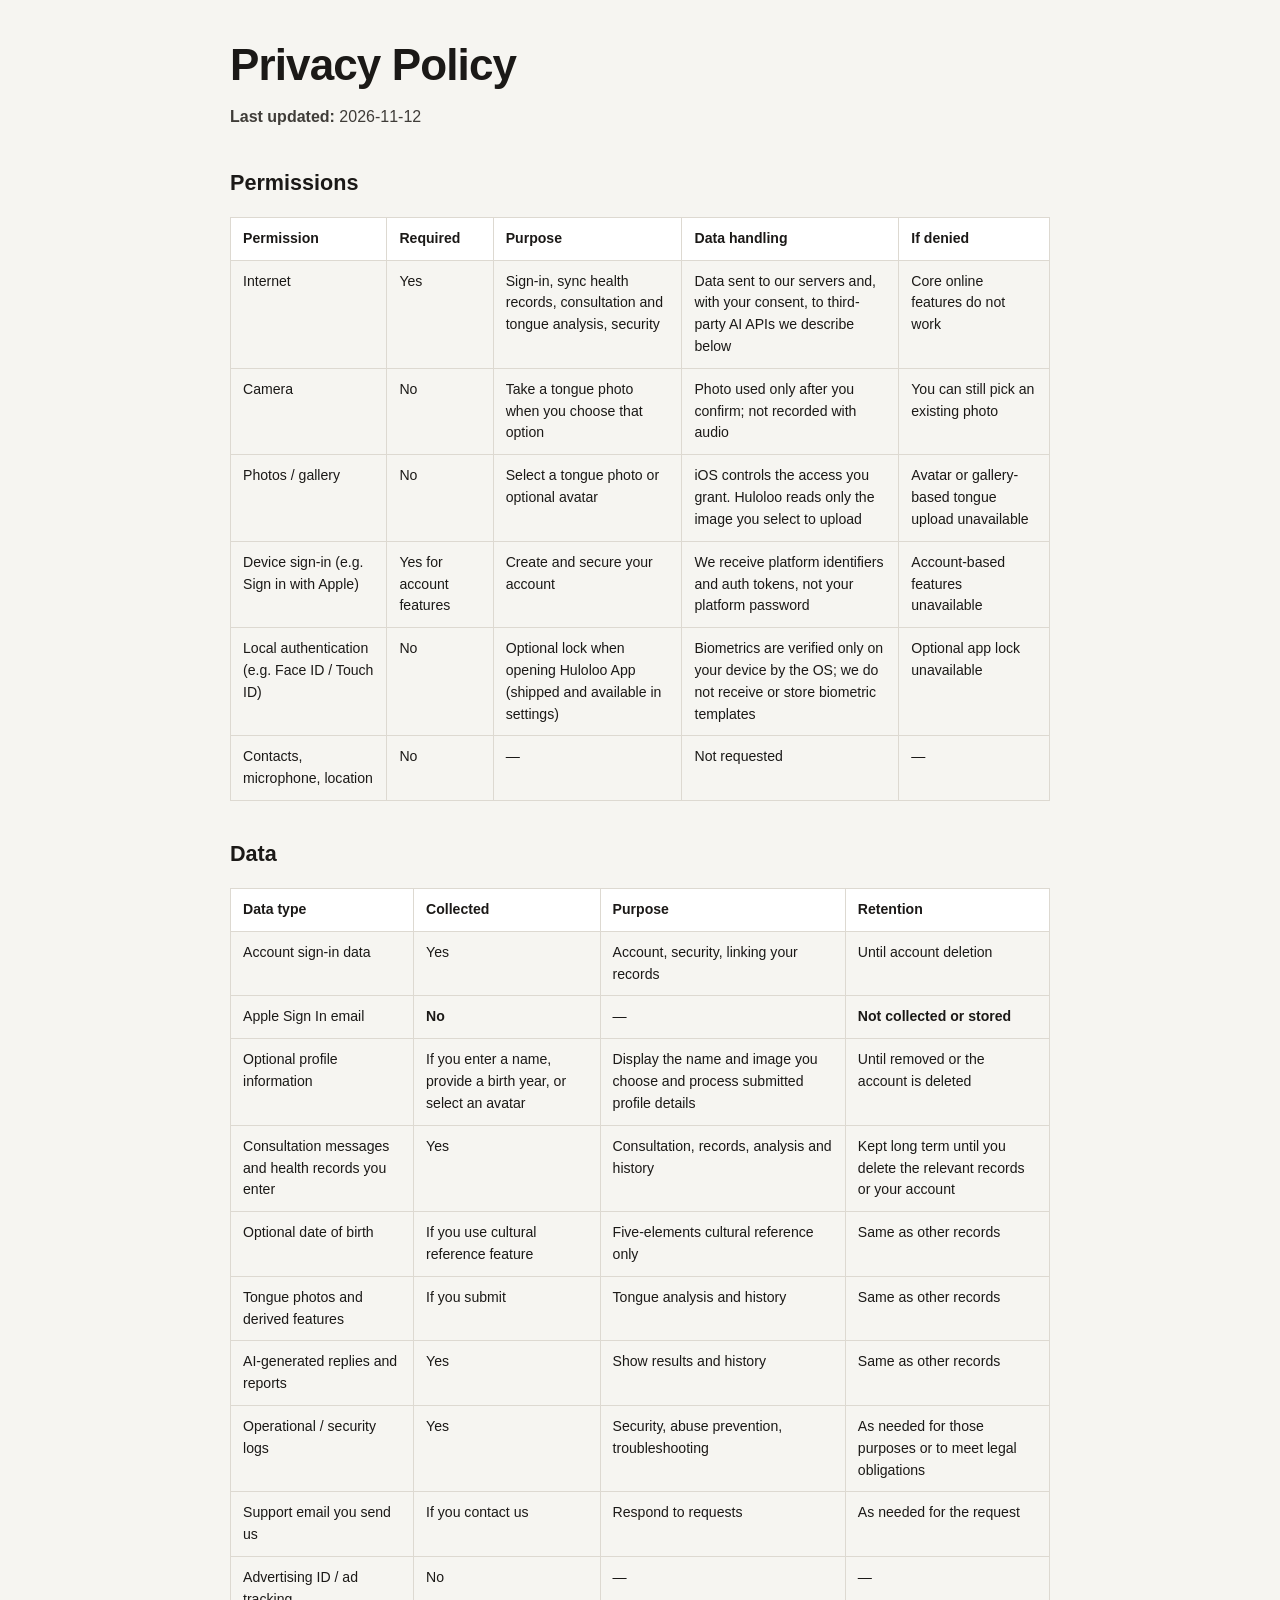
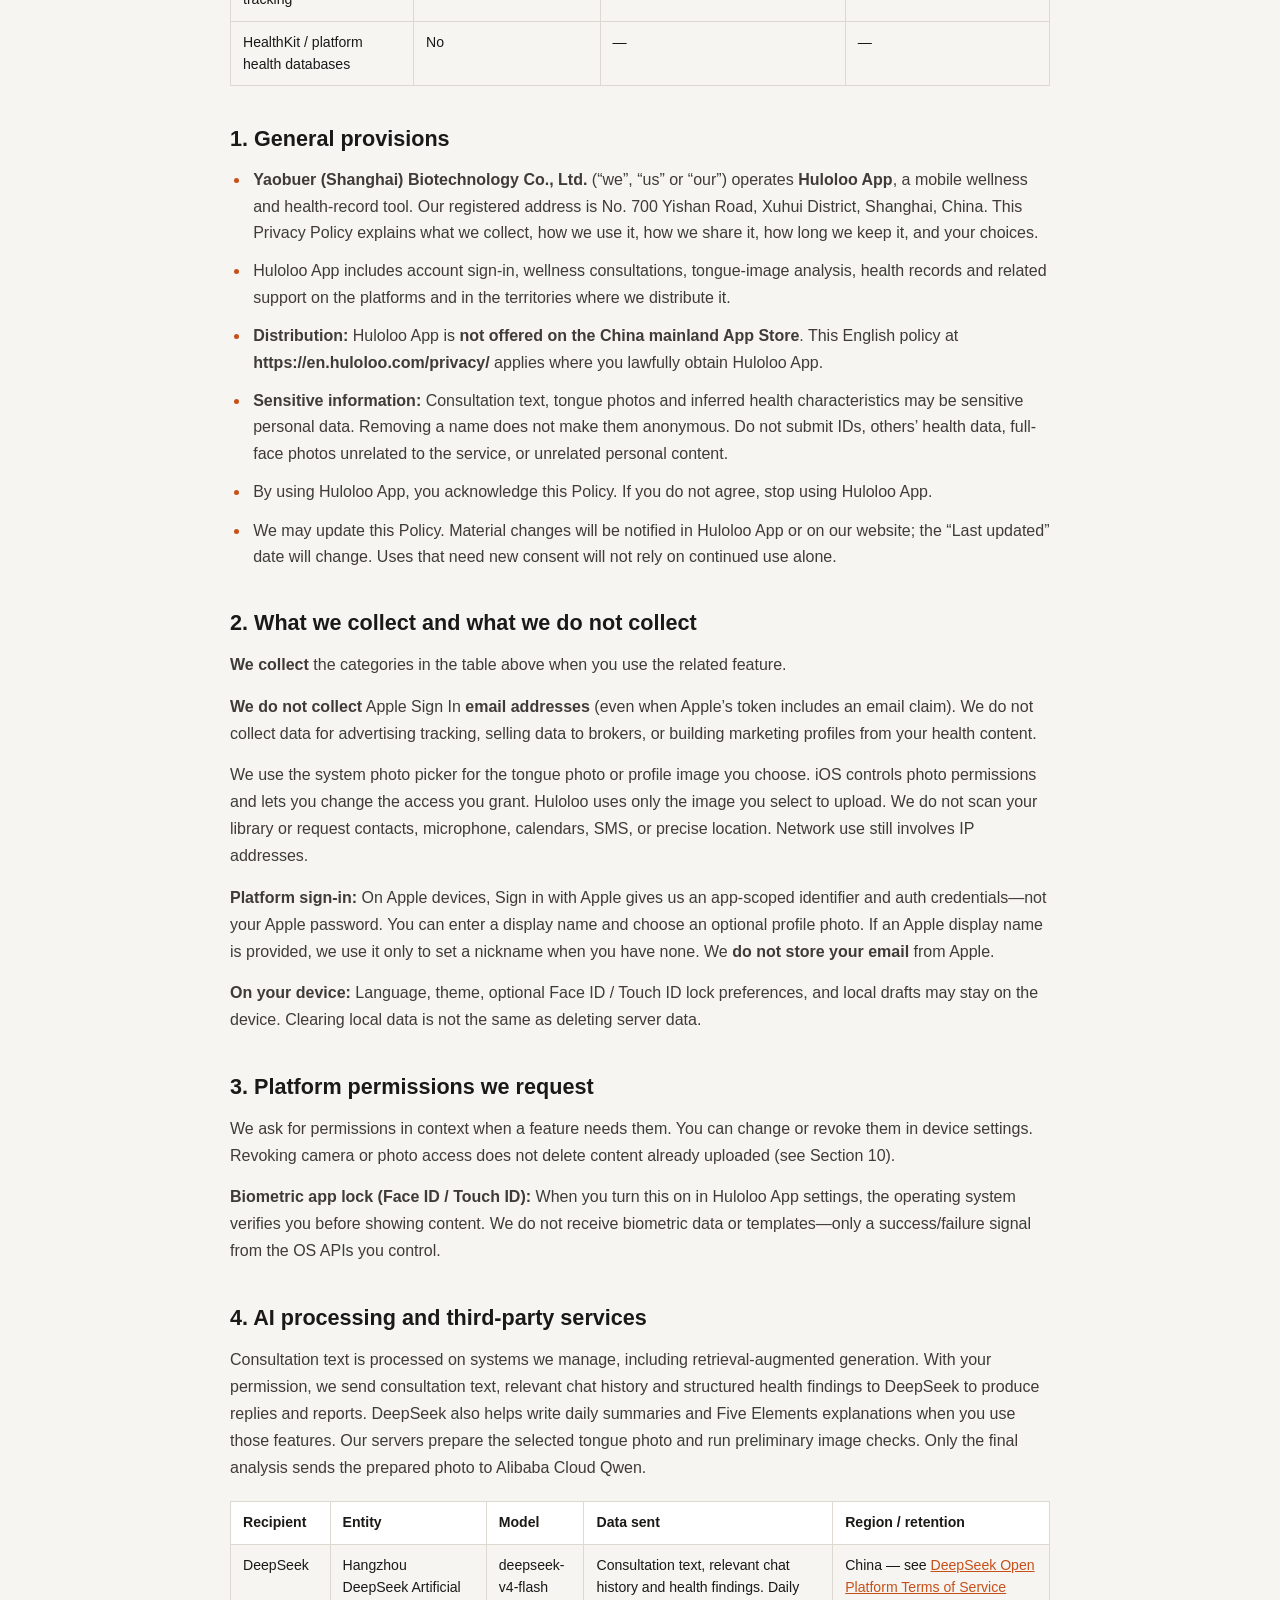
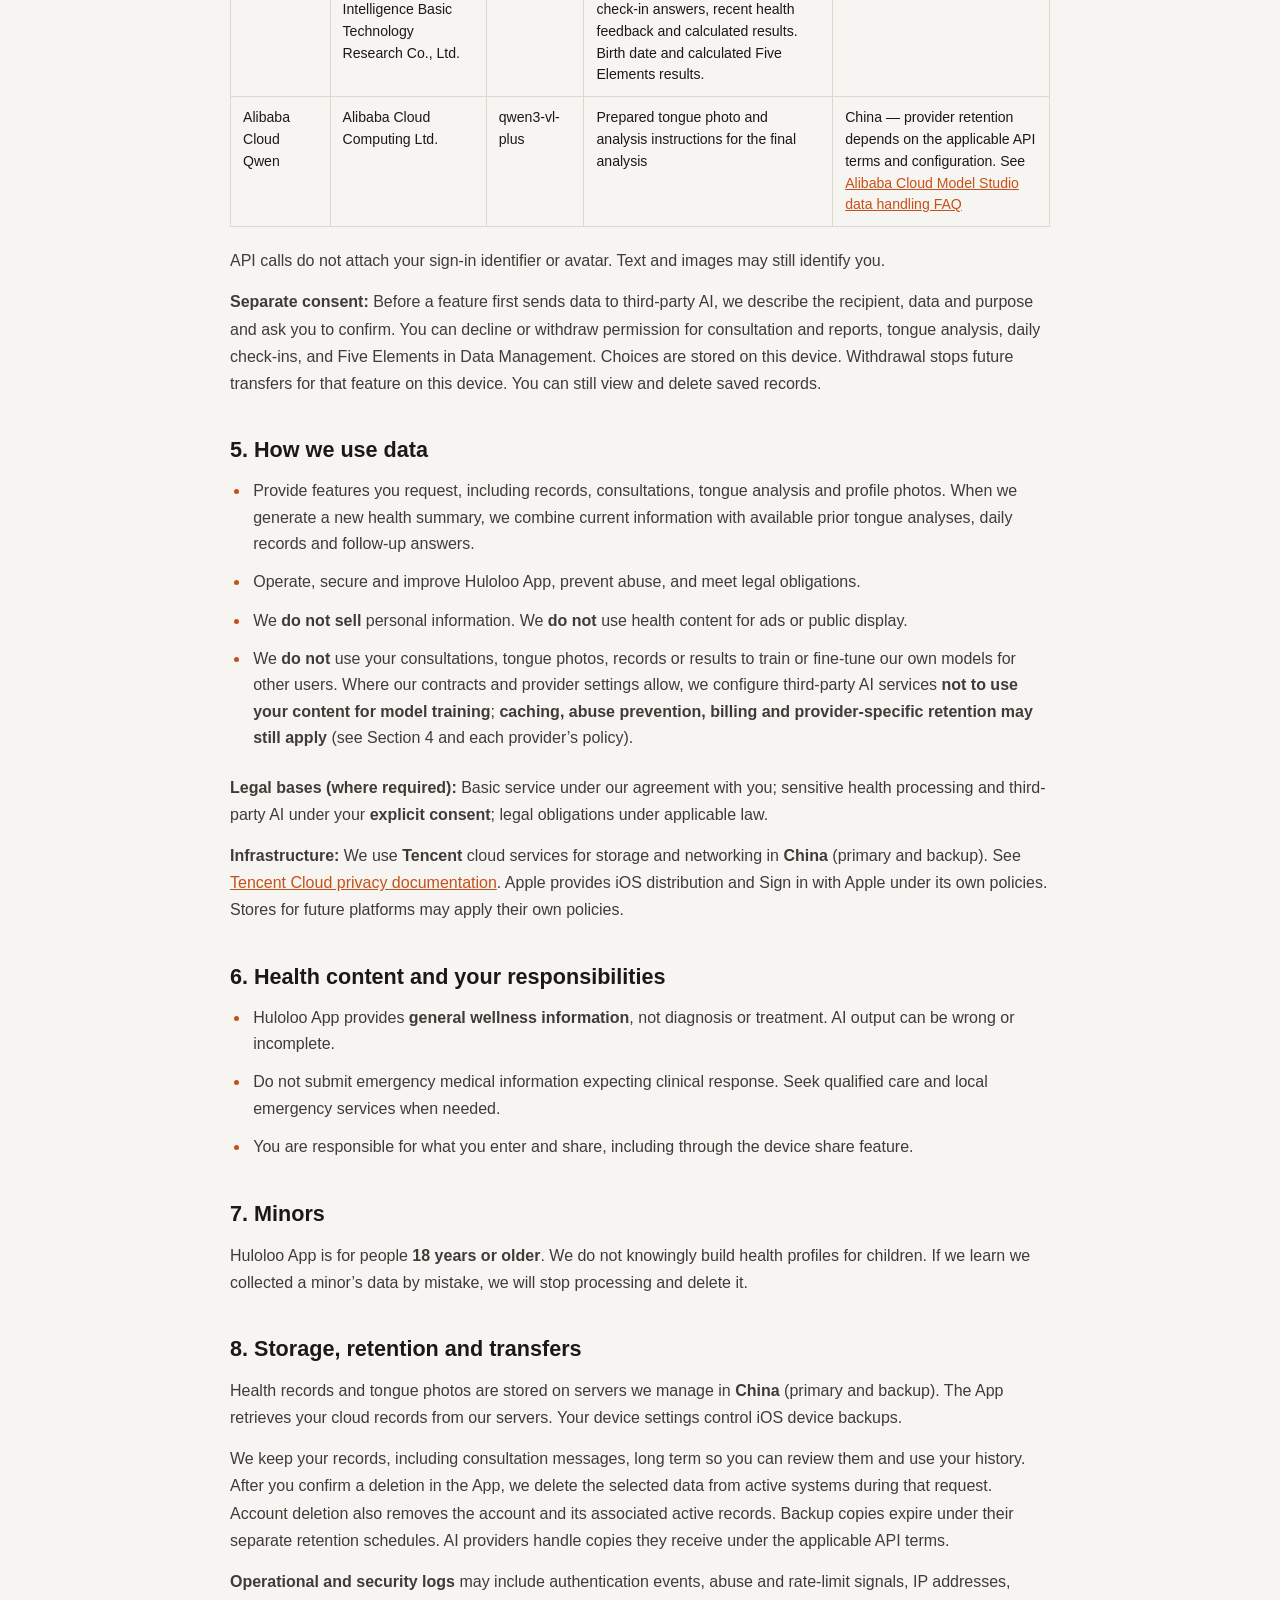
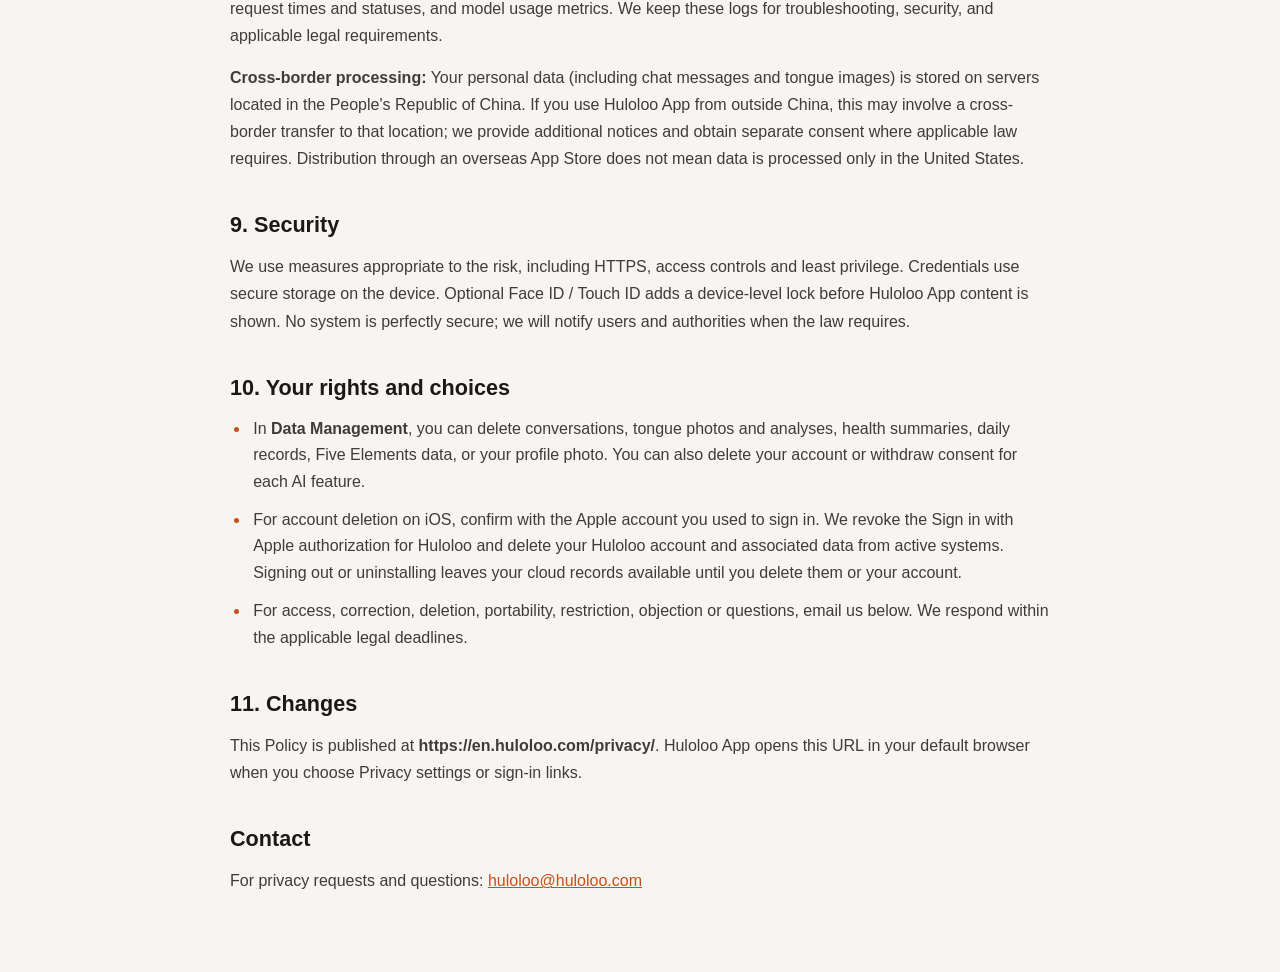
<file: privacy/index.html>
<!doctype html>
<html lang="en">
<head>
  <meta charset="utf-8">
  <meta name="viewport" content="width=device-width, initial-scale=1">
  <meta name="description" content="Privacy Policy for the Huloloo App — data we process, third-party AI, retention and your choices.">
  <meta name="robots" content="index,follow">
  <link rel="canonical" href="https://en.huloloo.com/privacy/">
  <link rel="stylesheet" href="/assets/legal.css">
  <title>Privacy Policy | Huloloo App</title>
</head>
<body>
  <main class="legal-main">
    <div class="wrap legal-doc">
<h1>Privacy Policy</h1>
<p><strong>Last updated:</strong> 2026-11-12</p>
<h2>Permissions</h2>
<table>
<thead><tr>
<th>Permission</th>
<th>Required</th>
<th>Purpose</th>
<th>Data handling</th>
<th>If denied</th>
</tr></thead><tbody>
<tr>
<td>Internet</td>
<td>Yes</td>
<td>Sign-in, sync health records, consultation and tongue analysis, security</td>
<td>Data sent to our servers and, with your consent, to third-party AI APIs we describe below</td>
<td>Core online features do not work</td>
</tr>
<tr>
<td>Camera</td>
<td>No</td>
<td>Take a tongue photo when you choose that option</td>
<td>Photo used only after you confirm; not recorded with audio</td>
<td>You can still pick an existing photo</td>
</tr>
<tr>
<td>Photos / gallery</td>
<td>No</td>
<td>Select a tongue photo or optional avatar</td>
<td>iOS controls the access you grant. Huloloo reads only the image you select to upload</td>
<td>Avatar or gallery-based tongue upload unavailable</td>
</tr>
<tr>
<td>Device sign-in (e.g. Sign in with Apple)</td>
<td>Yes for account features</td>
<td>Create and secure your account</td>
<td>We receive platform identifiers and auth tokens, not your platform password</td>
<td>Account-based features unavailable</td>
</tr>
<tr>
<td>Local authentication (e.g. Face ID / Touch ID)</td>
<td>No</td>
<td>Optional lock when opening Huloloo App (shipped and available in settings)</td>
<td>Biometrics are verified only on your device by the OS; we do not receive or store biometric templates</td>
<td>Optional app lock unavailable</td>
</tr>
<tr>
<td>Contacts, microphone, location</td>
<td>No</td>
<td>—</td>
<td>Not requested</td>
<td>—</td>
</tr>
</tbody></table>
<h2>Data</h2>
<table>
<thead><tr>
<th>Data type</th>
<th>Collected</th>
<th>Purpose</th>
<th>Retention</th>
</tr></thead><tbody>
<tr>
<td>Account sign-in data</td>
<td>Yes</td>
<td>Account, security, linking your records</td>
<td>Until account deletion</td>
</tr>
<tr>
<td>Apple Sign In email</td>
<td><strong>No</strong></td>
<td>—</td>
<td><strong>Not collected or stored</strong></td>
</tr>
<tr>
<td>Optional profile information</td>
<td>If you enter a name, provide a birth year, or select an avatar</td>
<td>Display the name and image you choose and process submitted profile details</td>
<td>Until removed or the account is deleted</td>
</tr>
<tr>
<td>Consultation messages and health records you enter</td>
<td>Yes</td>
<td>Consultation, records, analysis and history</td>
<td>Kept long term until you delete the relevant records or your account</td>
</tr>
<tr>
<td>Optional date of birth</td>
<td>If you use cultural reference feature</td>
<td>Five-elements cultural reference only</td>
<td>Same as other records</td>
</tr>
<tr>
<td>Tongue photos and derived features</td>
<td>If you submit</td>
<td>Tongue analysis and history</td>
<td>Same as other records</td>
</tr>
<tr>
<td>AI-generated replies and reports</td>
<td>Yes</td>
<td>Show results and history</td>
<td>Same as other records</td>
</tr>
<tr>
<td>Operational / security logs</td>
<td>Yes</td>
<td>Security, abuse prevention, troubleshooting</td>
<td>As needed for those purposes or to meet legal obligations</td>
</tr>
<tr>
<td>Support email you send us</td>
<td>If you contact us</td>
<td>Respond to requests</td>
<td>As needed for the request</td>
</tr>
<tr>
<td>Advertising ID / ad tracking</td>
<td>No</td>
<td>—</td>
<td>—</td>
</tr>
<tr>
<td>HealthKit / platform health databases</td>
<td>No</td>
<td>—</td>
<td>—</td>
</tr>
</tbody></table>
<h2>1. General provisions</h2>
<ul class="legal-list">
<li><strong>Yaobuer (Shanghai) Biotechnology Co., Ltd.</strong> (“we”, “us” or “our”) operates <strong>Huloloo App</strong>, a mobile wellness and health-record tool. Our registered address is No. 700 Yishan Road, Xuhui District, Shanghai, China. This Privacy Policy explains what we collect, how we use it, how we share it, how long we keep it, and your choices.</li>
<li>Huloloo App includes account sign-in, wellness consultations, tongue-image analysis, health records and related support on the platforms and in the territories where we distribute it.</li>
<li><strong>Distribution:</strong> Huloloo App is <strong>not offered on the China mainland App Store</strong>. This English policy at <strong>https://en.huloloo.com/privacy/</strong> applies where you lawfully obtain Huloloo App.</li>
<li><strong>Sensitive information:</strong> Consultation text, tongue photos and inferred health characteristics may be sensitive personal data. Removing a name does not make them anonymous. Do not submit IDs, others’ health data, full-face photos unrelated to the service, or unrelated personal content.</li>
<li>By using Huloloo App, you acknowledge this Policy. If you do not agree, stop using Huloloo App.</li>
<li>We may update this Policy. Material changes will be notified in Huloloo App or on our website; the “Last updated” date will change. Uses that need new consent will not rely on continued use alone.</li>
</ul>
<h2>2. What we collect and what we do not collect</h2>
<p><strong>We collect</strong> the categories in the table above when you use the related feature.</p>
<p><strong>We do not collect</strong> Apple Sign In <strong>email addresses</strong> (even when Apple’s token includes an email claim). We do not collect data for advertising tracking, selling data to brokers, or building marketing profiles from your health content.</p>
<p>We use the system photo picker for the tongue photo or profile image you choose. iOS controls photo permissions and lets you change the access you grant. Huloloo uses only the image you select to upload. We do not scan your library or request contacts, microphone, calendars, SMS, or precise location. Network use still involves IP addresses.</p>
<p><strong>Platform sign-in:</strong> On Apple devices, Sign in with Apple gives us an app-scoped identifier and auth credentials—not your Apple password. You can enter a display name and choose an optional profile photo. If an Apple display name is provided, we use it only to set a nickname when you have none. We <strong>do not store your email</strong> from Apple.</p>
<p><strong>On your device:</strong> Language, theme, optional Face ID / Touch ID lock preferences, and local drafts may stay on the device. Clearing local data is not the same as deleting server data.</p>
<h2>3. Platform permissions we request</h2>
<p>We ask for permissions in context when a feature needs them. You can change or revoke them in device settings. Revoking camera or photo access does not delete content already uploaded (see Section 10).</p>
<p><strong>Biometric app lock (Face ID / Touch ID):</strong> When you turn this on in Huloloo App settings, the operating system verifies you before showing content. We do not receive biometric data or templates—only a success/failure signal from the OS APIs you control.</p>
<h2>4. AI processing and third-party services</h2>
<p>Consultation text is processed on systems we manage, including retrieval-augmented generation. With your permission, we send consultation text, relevant chat history and structured health findings to DeepSeek to produce replies and reports. DeepSeek also helps write daily summaries and Five Elements explanations when you use those features. Our servers prepare the selected tongue photo and run preliminary image checks. Only the final analysis sends the prepared photo to Alibaba Cloud Qwen.</p>
<table>
<thead><tr>
<th>Recipient</th>
<th>Entity</th>
<th>Model</th>
<th>Data sent</th>
<th>Region / retention</th>
</tr></thead><tbody>
<tr>
<td>DeepSeek</td>
<td>Hangzhou DeepSeek Artificial Intelligence Basic Technology Research Co., Ltd.</td>
<td>deepseek-v4-flash</td>
<td>Consultation text, relevant chat history and health findings. Daily check-in answers, recent health feedback and calculated results. Birth date and calculated Five Elements results.</td>
<td>China — see <a href="https://cdn.deepseek.com/policies/en-US/deepseek-open-platform-terms-of-service.html">DeepSeek Open Platform Terms of Service</a></td>
</tr>
<tr>
<td>Alibaba Cloud Qwen</td>
<td>Alibaba Cloud Computing Ltd.</td>
<td>qwen3-vl-plus</td>
<td>Prepared tongue photo and analysis instructions for the final analysis</td>
<td>China — provider retention depends on the applicable API terms and configuration. See <a href="https://help.aliyun.com/zh/model-studio/faq-about-alibaba-cloud-model-studio">Alibaba Cloud Model Studio data handling FAQ</a></td>
</tr>
</tbody></table>
<p>API calls do not attach your sign-in identifier or avatar. Text and images may still identify you.</p>
<p><strong>Separate consent:</strong> Before a feature first sends data to third-party AI, we describe the recipient, data and purpose and ask you to confirm. You can decline or withdraw permission for consultation and reports, tongue analysis, daily check-ins, and Five Elements in Data Management. Choices are stored on this device. Withdrawal stops future transfers for that feature on this device. You can still view and delete saved records.</p>
<h2>5. How we use data</h2>
<ul class="legal-list">
<li>Provide features you request, including records, consultations, tongue analysis and profile photos. When we generate a new health summary, we combine current information with available prior tongue analyses, daily records and follow-up answers.</li>
<li>Operate, secure and improve Huloloo App, prevent abuse, and meet legal obligations.</li>
<li>We <strong>do not sell</strong> personal information. We <strong>do not</strong> use health content for ads or public display.</li>
<li>We <strong>do not</strong> use your consultations, tongue photos, records or results to train or fine-tune our own models for other users. Where our contracts and provider settings allow, we configure third-party AI services <strong>not to use your content for model training</strong>; <strong>caching, abuse prevention, billing and provider-specific retention may still apply</strong> (see Section 4 and each provider’s policy).</li>
</ul>
<p><strong>Legal bases (where required):</strong> Basic service under our agreement with you; sensitive health processing and third-party AI under your <strong>explicit consent</strong>; legal obligations under applicable law.</p>
<p><strong>Infrastructure:</strong> We use <strong>Tencent</strong> cloud services for storage and networking in <strong>China</strong> (primary and backup). See <a href="https://cloud.tencent.cn/document/product/301/11470">Tencent Cloud privacy documentation</a>. Apple provides iOS distribution and Sign in with Apple under its own policies. Stores for future platforms may apply their own policies.</p>
<h2>6. Health content and your responsibilities</h2>
<ul class="legal-list">
<li>Huloloo App provides <strong>general wellness information</strong>, not diagnosis or treatment. AI output can be wrong or incomplete.</li>
<li>Do not submit emergency medical information expecting clinical response. Seek qualified care and local emergency services when needed.</li>
<li>You are responsible for what you enter and share, including through the device share feature.</li>
</ul>
<h2>7. Minors</h2>
<p>Huloloo App is for people <strong>18 years or older</strong>. We do not knowingly build health profiles for children. If we learn we collected a minor’s data by mistake, we will stop processing and delete it.</p>
<h2>8. Storage, retention and transfers</h2>
<p>Health records and tongue photos are stored on servers we manage in <strong>China</strong> (primary and backup). The App retrieves your cloud records from our servers. Your device settings control iOS device backups.</p>
<p>We keep your records, including consultation messages, long term so you can review them and use your history. After you confirm a deletion in the App, we delete the selected data from active systems during that request. Account deletion also removes the account and its associated active records. Backup copies expire under their separate retention schedules. AI providers handle copies they receive under the applicable API terms.</p>
<p><strong>Operational and security logs</strong> may include authentication events, abuse and rate-limit signals, IP addresses, request times and statuses, and model usage metrics. We keep these logs for troubleshooting, security, and applicable legal requirements.</p>
<p><strong>Cross-border processing:</strong> Your personal data (including chat messages and tongue images) is stored on servers located in the People's Republic of China. If you use Huloloo App from outside China, this may involve a cross-border transfer to that location; we provide additional notices and obtain separate consent where applicable law requires. Distribution through an overseas App Store does not mean data is processed only in the United States.</p>
<h2>9. Security</h2>
<p>We use measures appropriate to the risk, including HTTPS, access controls and least privilege. Credentials use secure storage on the device. Optional Face ID / Touch ID adds a device-level lock before Huloloo App content is shown. No system is perfectly secure; we will notify users and authorities when the law requires.</p>
<h2>10. Your rights and choices</h2>
<ul class="legal-list">
<li>In <strong>Data Management</strong>, you can delete conversations, tongue photos and analyses, health summaries, daily records, Five Elements data, or your profile photo. You can also delete your account or withdraw consent for each AI feature.</li>
<li>For account deletion on iOS, confirm with the Apple account you used to sign in. We revoke the Sign in with Apple authorization for Huloloo and delete your Huloloo account and associated data from active systems. Signing out or uninstalling leaves your cloud records available until you delete them or your account.</li>
<li>For access, correction, deletion, portability, restriction, objection or questions, email us below. We respond within the applicable legal deadlines.</li>
</ul>
<h2>11. Changes</h2>
<p>This Policy is published at <strong>https://en.huloloo.com/privacy/</strong>. Huloloo App opens this URL in your default browser when you choose Privacy settings or sign-in links.</p>
<h2>Contact</h2>
<p>For privacy requests and questions: <a href="mailto:huloloo@huloloo.com">huloloo@huloloo.com</a></p>
    </div>
  </main>
</body>
</html>
</file>
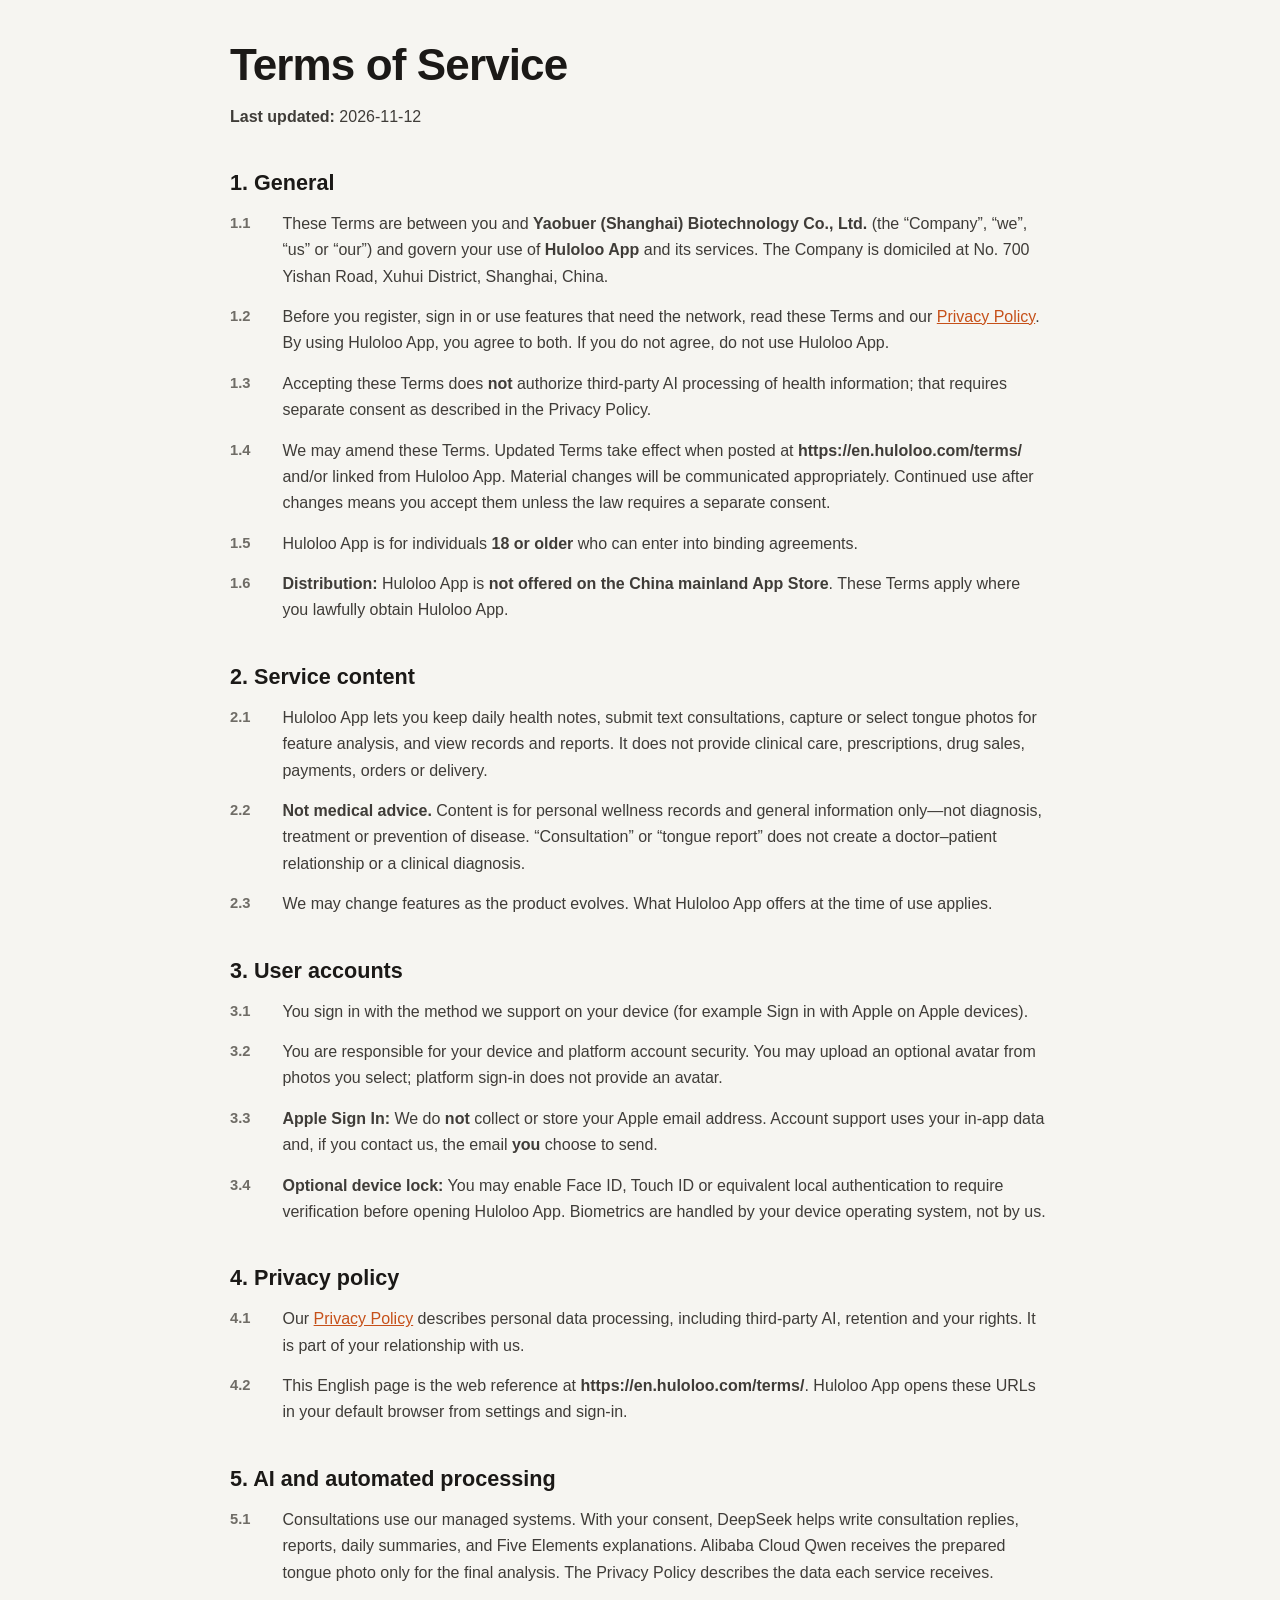
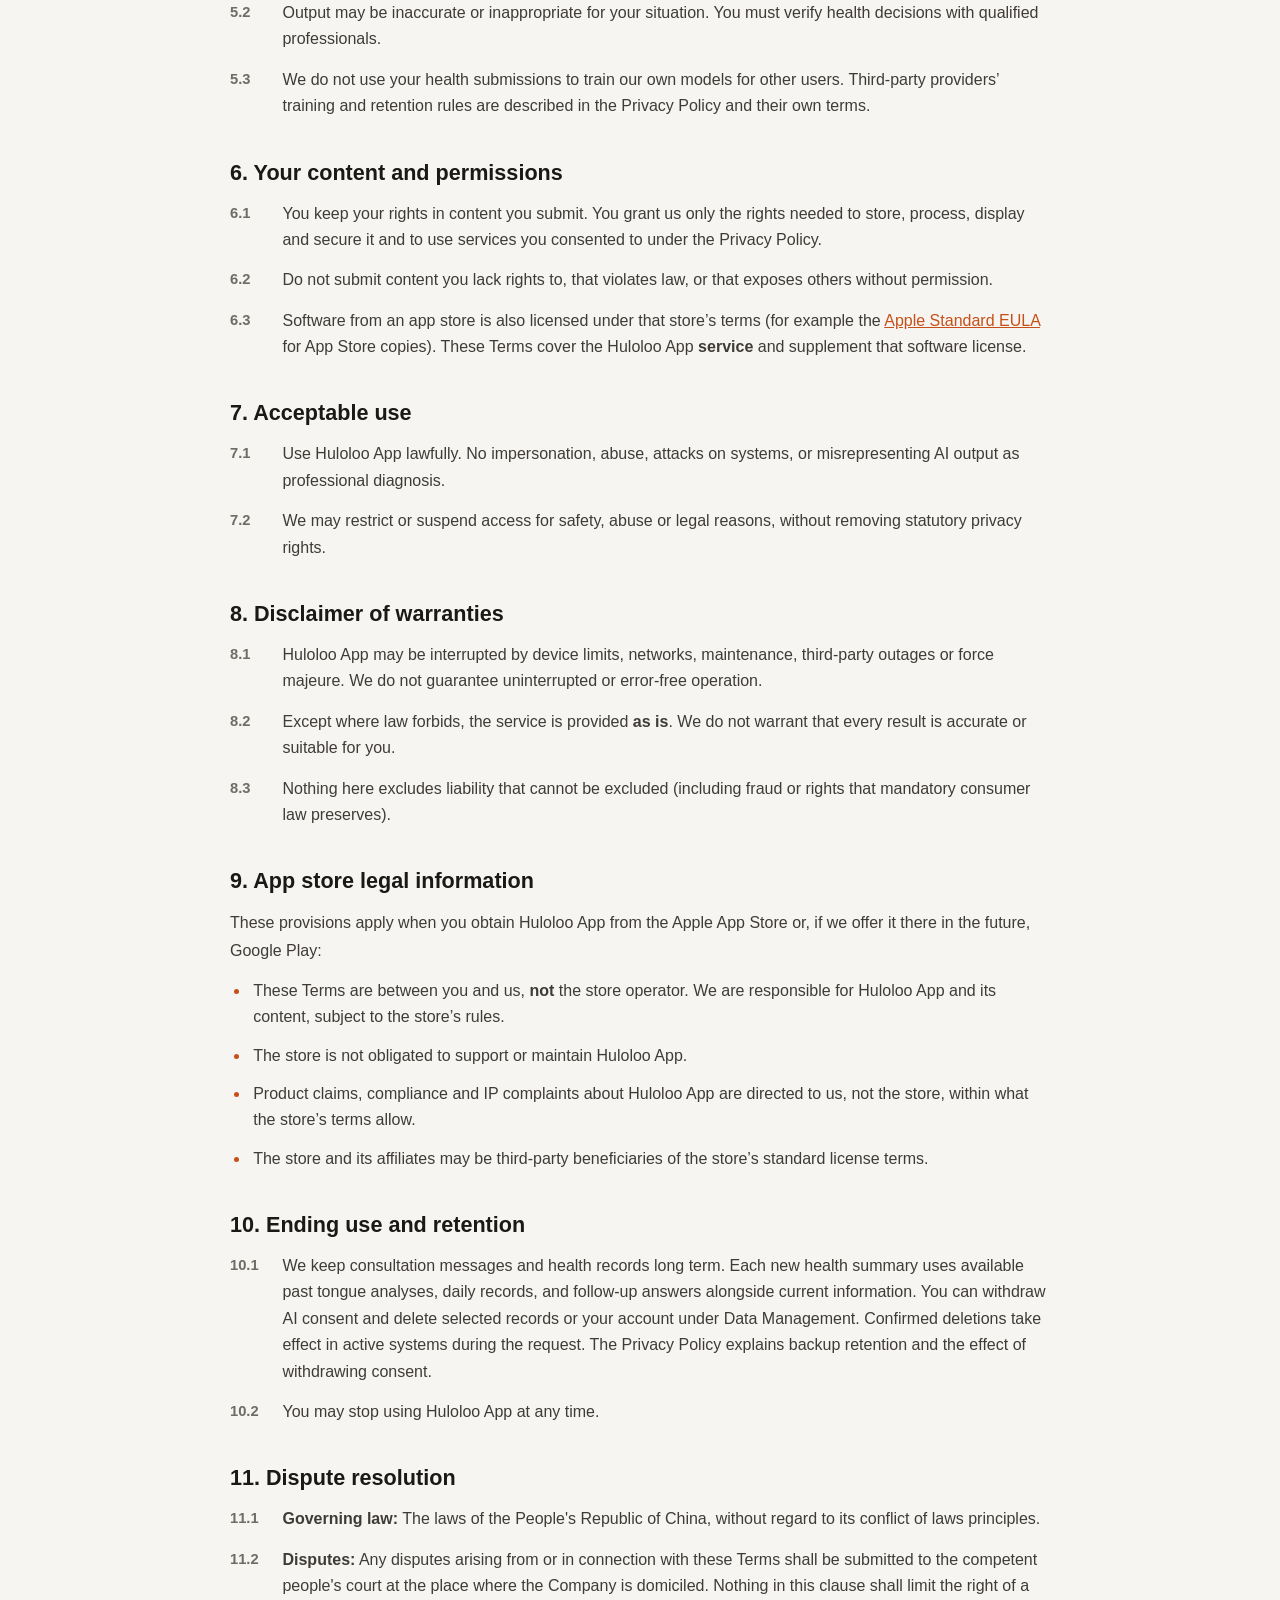
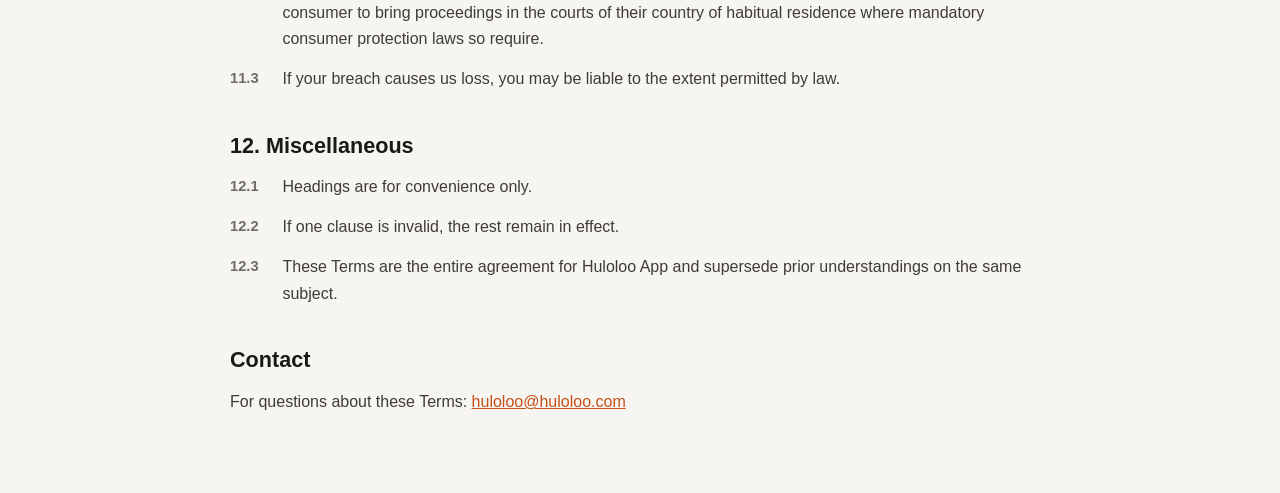
<file: terms/index.html>
<!doctype html>
<html lang="en">
<head>
  <meta charset="utf-8">
  <meta name="viewport" content="width=device-width, initial-scale=1">
  <meta name="description" content="Terms of Service for the Huloloo App — health information, AI features and your responsibilities.">
  <meta name="robots" content="index,follow">
  <link rel="canonical" href="https://en.huloloo.com/terms/">
  <link rel="stylesheet" href="/assets/legal.css">
  <title>Terms of Service | Huloloo App</title>
</head>
<body>
  <main class="legal-main">
    <div class="wrap legal-doc">
<h1>Terms of Service</h1>
<p><strong>Last updated:</strong> 2026-11-12</p>
<h2>1. General</h2>
<p class="legal-clause"><span class="clause-num">1.1</span><span class="clause-body">These Terms are between you and <strong>Yaobuer (Shanghai) Biotechnology Co., Ltd.</strong> (the “Company”, “we”, “us” or “our”) and govern your use of <strong>Huloloo App</strong> and its services. The Company is domiciled at No. 700 Yishan Road, Xuhui District, Shanghai, China.</span></p>
<p class="legal-clause"><span class="clause-num">1.2</span><span class="clause-body">Before you register, sign in or use features that need the network, read these Terms and our <a href="https://en.huloloo.com/privacy/">Privacy Policy</a>. By using Huloloo App, you agree to both. If you do not agree, do not use Huloloo App.</span></p>
<p class="legal-clause"><span class="clause-num">1.3</span><span class="clause-body">Accepting these Terms does <strong>not</strong> authorize third-party AI processing of health information; that requires separate consent as described in the Privacy Policy.</span></p>
<p class="legal-clause"><span class="clause-num">1.4</span><span class="clause-body">We may amend these Terms. Updated Terms take effect when posted at <strong>https://en.huloloo.com/terms/</strong> and/or linked from Huloloo App. Material changes will be communicated appropriately. Continued use after changes means you accept them unless the law requires a separate consent.</span></p>
<p class="legal-clause"><span class="clause-num">1.5</span><span class="clause-body">Huloloo App is for individuals <strong>18 or older</strong> who can enter into binding agreements.</span></p>
<p class="legal-clause"><span class="clause-num">1.6</span><span class="clause-body"><strong>Distribution:</strong> Huloloo App is <strong>not offered on the China mainland App Store</strong>. These Terms apply where you lawfully obtain Huloloo App.</span></p>
<h2>2. Service content</h2>
<p class="legal-clause"><span class="clause-num">2.1</span><span class="clause-body">Huloloo App lets you keep daily health notes, submit text consultations, capture or select tongue photos for feature analysis, and view records and reports. It does not provide clinical care, prescriptions, drug sales, payments, orders or delivery.</span></p>
<p class="legal-clause"><span class="clause-num">2.2</span><span class="clause-body"><strong>Not medical advice.</strong> Content is for personal wellness records and general information only—not diagnosis, treatment or prevention of disease. “Consultation” or “tongue report” does not create a doctor–patient relationship or a clinical diagnosis.</span></p>
<p class="legal-clause"><span class="clause-num">2.3</span><span class="clause-body">We may change features as the product evolves. What Huloloo App offers at the time of use applies.</span></p>
<h2>3. User accounts</h2>
<p class="legal-clause"><span class="clause-num">3.1</span><span class="clause-body">You sign in with the method we support on your device (for example Sign in with Apple on Apple devices).</span></p>
<p class="legal-clause"><span class="clause-num">3.2</span><span class="clause-body">You are responsible for your device and platform account security. You may upload an optional avatar from photos you select; platform sign-in does not provide an avatar.</span></p>
<p class="legal-clause"><span class="clause-num">3.3</span><span class="clause-body"><strong>Apple Sign In:</strong> We do <strong>not</strong> collect or store your Apple email address. Account support uses your in-app data and, if you contact us, the email <strong>you</strong> choose to send.</span></p>
<p class="legal-clause"><span class="clause-num">3.4</span><span class="clause-body"><strong>Optional device lock:</strong> You may enable Face ID, Touch ID or equivalent local authentication to require verification before opening Huloloo App. Biometrics are handled by your device operating system, not by us.</span></p>
<h2>4. Privacy policy</h2>
<p class="legal-clause"><span class="clause-num">4.1</span><span class="clause-body">Our <a href="https://en.huloloo.com/privacy/">Privacy Policy</a> describes personal data processing, including third-party AI, retention and your rights. It is part of your relationship with us.</span></p>
<p class="legal-clause"><span class="clause-num">4.2</span><span class="clause-body">This English page is the web reference at <strong>https://en.huloloo.com/terms/</strong>. Huloloo App opens these URLs in your default browser from settings and sign-in.</span></p>
<h2>5. AI and automated processing</h2>
<p class="legal-clause"><span class="clause-num">5.1</span><span class="clause-body">Consultations use our managed systems. With your consent, DeepSeek helps write consultation replies, reports, daily summaries, and Five Elements explanations. Alibaba Cloud Qwen receives the prepared tongue photo only for the final analysis. The Privacy Policy describes the data each service receives.</span></p>
<p class="legal-clause"><span class="clause-num">5.2</span><span class="clause-body">Output may be inaccurate or inappropriate for your situation. You must verify health decisions with qualified professionals.</span></p>
<p class="legal-clause"><span class="clause-num">5.3</span><span class="clause-body">We do not use your health submissions to train our own models for other users. Third-party providers’ training and retention rules are described in the Privacy Policy and their own terms.</span></p>
<h2>6. Your content and permissions</h2>
<p class="legal-clause"><span class="clause-num">6.1</span><span class="clause-body">You keep your rights in content you submit. You grant us only the rights needed to store, process, display and secure it and to use services you consented to under the Privacy Policy.</span></p>
<p class="legal-clause"><span class="clause-num">6.2</span><span class="clause-body">Do not submit content you lack rights to, that violates law, or that exposes others without permission.</span></p>
<p class="legal-clause"><span class="clause-num">6.3</span><span class="clause-body">Software from an app store is also licensed under that store’s terms (for example the <a href="https://www.apple.com/legal/internet-services/itunes/dev/stdeula/">Apple Standard EULA</a> for App Store copies). These Terms cover the Huloloo App <strong>service</strong> and supplement that software license.</span></p>
<h2>7. Acceptable use</h2>
<p class="legal-clause"><span class="clause-num">7.1</span><span class="clause-body">Use Huloloo App lawfully. No impersonation, abuse, attacks on systems, or misrepresenting AI output as professional diagnosis.</span></p>
<p class="legal-clause"><span class="clause-num">7.2</span><span class="clause-body">We may restrict or suspend access for safety, abuse or legal reasons, without removing statutory privacy rights.</span></p>
<h2>8. Disclaimer of warranties</h2>
<p class="legal-clause"><span class="clause-num">8.1</span><span class="clause-body">Huloloo App may be interrupted by device limits, networks, maintenance, third-party outages or force majeure. We do not guarantee uninterrupted or error-free operation.</span></p>
<p class="legal-clause"><span class="clause-num">8.2</span><span class="clause-body">Except where law forbids, the service is provided <strong>as is</strong>. We do not warrant that every result is accurate or suitable for you.</span></p>
<p class="legal-clause"><span class="clause-num">8.3</span><span class="clause-body">Nothing here excludes liability that cannot be excluded (including fraud or rights that mandatory consumer law preserves).</span></p>
<h2>9. App store legal information</h2>
<p>These provisions apply when you obtain Huloloo App from the Apple App Store or, if we offer it there in the future, Google Play:</p>
<ul class="legal-list">
<li>These Terms are between you and us, <strong>not</strong> the store operator. We are responsible for Huloloo App and its content, subject to the store’s rules.</li>
<li>The store is not obligated to support or maintain Huloloo App.</li>
<li>Product claims, compliance and IP complaints about Huloloo App are directed to us, not the store, within what the store’s terms allow.</li>
<li>The store and its affiliates may be third-party beneficiaries of the store’s standard license terms.</li>
</ul>
<h2>10. Ending use and retention</h2>
<p class="legal-clause"><span class="clause-num">10.1</span><span class="clause-body">We keep consultation messages and health records long term. Each new health summary uses available past tongue analyses, daily records, and follow-up answers alongside current information. You can withdraw AI consent and delete selected records or your account under Data Management. Confirmed deletions take effect in active systems during the request. The Privacy Policy explains backup retention and the effect of withdrawing consent.</span></p>
<p class="legal-clause"><span class="clause-num">10.2</span><span class="clause-body">You may stop using Huloloo App at any time.</span></p>
<h2>11. Dispute resolution</h2>
<p class="legal-clause"><span class="clause-num">11.1</span><span class="clause-body"><strong>Governing law:</strong> The laws of the People's Republic of China, without regard to its conflict of laws principles.</span></p>
<p class="legal-clause"><span class="clause-num">11.2</span><span class="clause-body"><strong>Disputes:</strong> Any disputes arising from or in connection with these Terms shall be submitted to the competent people's court at the place where the Company is domiciled. Nothing in this clause shall limit the right of a consumer to bring proceedings in the courts of their country of habitual residence where mandatory consumer protection laws so require.</span></p>
<p class="legal-clause"><span class="clause-num">11.3</span><span class="clause-body">If your breach causes us loss, you may be liable to the extent permitted by law.</span></p>
<h2>12. Miscellaneous</h2>
<p class="legal-clause"><span class="clause-num">12.1</span><span class="clause-body">Headings are for convenience only.</span></p>
<p class="legal-clause"><span class="clause-num">12.2</span><span class="clause-body">If one clause is invalid, the rest remain in effect.</span></p>
<p class="legal-clause"><span class="clause-num">12.3</span><span class="clause-body">These Terms are the entire agreement for Huloloo App and supersede prior understandings on the same subject.</span></p>
<h2>Contact</h2>
<p>For questions about these Terms: <a href="mailto:huloloo@huloloo.com">huloloo@huloloo.com</a></p>
    </div>
  </main>
</body>
</html>
</file>
<file: assets/legal.css>
:root {
  --orange: #f2692d;
  --orange-dark: #c65019;
  --paper: #f6f5f1;
  --ink: #1b1917;
  --muted: #6f6c66;
  --line: #ddd9d1;
  --white: #fff;
  --sans: "Helvetica Neue", "Avenir Next", Arial, sans-serif;
}
* {
  box-sizing: border-box;
}
html {
  scroll-behavior: smooth;
}
body {
  margin: 0;
  background: var(--paper);
  color: var(--ink);
  font-family: var(--sans);
  font-size: 16px;
  line-height: 1.7;
  -webkit-font-smoothing: antialiased;
}
a {
  color: var(--orange-dark);
}
a:hover {
  color: var(--orange);
}
.wrap {
  width: min(820px, calc(100% - 48px));
  margin: 0 auto;
}
.draft-banner {
  margin: 0;
  padding: 12px 20px;
  background: #fff8f2;
  border-bottom: 1px solid #f0dccf;
  color: #6b4a38;
  font-size: 0.82rem;
  text-align: center;
}
.legal-main {
  padding: 40px 0 64px;
}
.legal-contact {
  margin: 48px 0 0;
  padding-top: 24px;
  border-top: 1px solid var(--line);
  color: var(--muted);
  font-size: 0.9rem;
  text-align: center;
}
.legal-contact a {
  color: var(--ink);
  text-decoration: none;
  font-weight: 600;
}
.legal-contact a:hover {
  color: var(--orange-dark);
}
.legal-main h1 {
  margin: 0 0 12px;
  font-size: clamp(2rem, 4vw, 2.75rem);
  font-weight: 600;
  line-height: 1.15;
  letter-spacing: -0.02em;
}
.legal-meta {
  margin: 0 0 32px;
  color: var(--muted);
  font-size: 0.88rem;
}
.legal-main h2 {
  margin: 40px 0 14px;
  font-size: 1.35rem;
  font-weight: 600;
  line-height: 1.25;
}
.legal-main h2 + .legal-list,
.legal-main h2 + .legal-clause,
.legal-main h2 + p {
  margin-top: 4px;
}
.legal-main p,
.legal-main li {
  color: #3f3c38;
}
.legal-main p {
  margin: 0 0 14px;
}
.legal-list {
  margin: 8px 0 22px;
  padding: 0 0 0 1.25em;
  list-style: disc;
}
.legal-list li {
  margin: 0 0 12px;
  padding-left: 0.2em;
  line-height: 1.65;
}
.legal-list li::marker {
  color: var(--orange-dark);
}
.legal-clause {
  display: flex;
  gap: 12px;
  align-items: flex-start;
  margin: 0 0 14px;
  line-height: 1.65;
}
.clause-num {
  flex: 0 0 auto;
  min-width: 2.75em;
  font-weight: 600;
  font-size: 0.92rem;
  color: var(--muted);
  line-height: 1.65;
}
.clause-body {
  flex: 1;
  min-width: 0;
}
.legal-main table {
  width: 100%;
  border-collapse: collapse;
  margin: 20px 0;
  font-size: 0.88rem;
  line-height: 1.55;
}
.legal-main th,
.legal-main td {
  border: 1px solid var(--line);
  padding: 10px 12px;
  vertical-align: top;
  text-align: left;
}
.legal-main th {
  background: var(--white);
  font-weight: 700;
}
.legal-main blockquote {
  margin: 0 0 24px;
  padding: 14px 18px;
  border-left: 3px solid var(--orange);
  background: var(--white);
  color: var(--muted);
  font-size: 0.9rem;
}
.tbc {
  color: #8a5c44;
  font-style: italic;
}
@media (max-width: 620px) {
  .wrap {
    width: calc(100% - 32px);
  }
  .legal-main table {
    font-size: 0.8rem;
  }
  .legal-clause {
    flex-direction: column;
    gap: 4px;
  }
  .clause-num {
    min-width: 0;
  }
}
</file>
